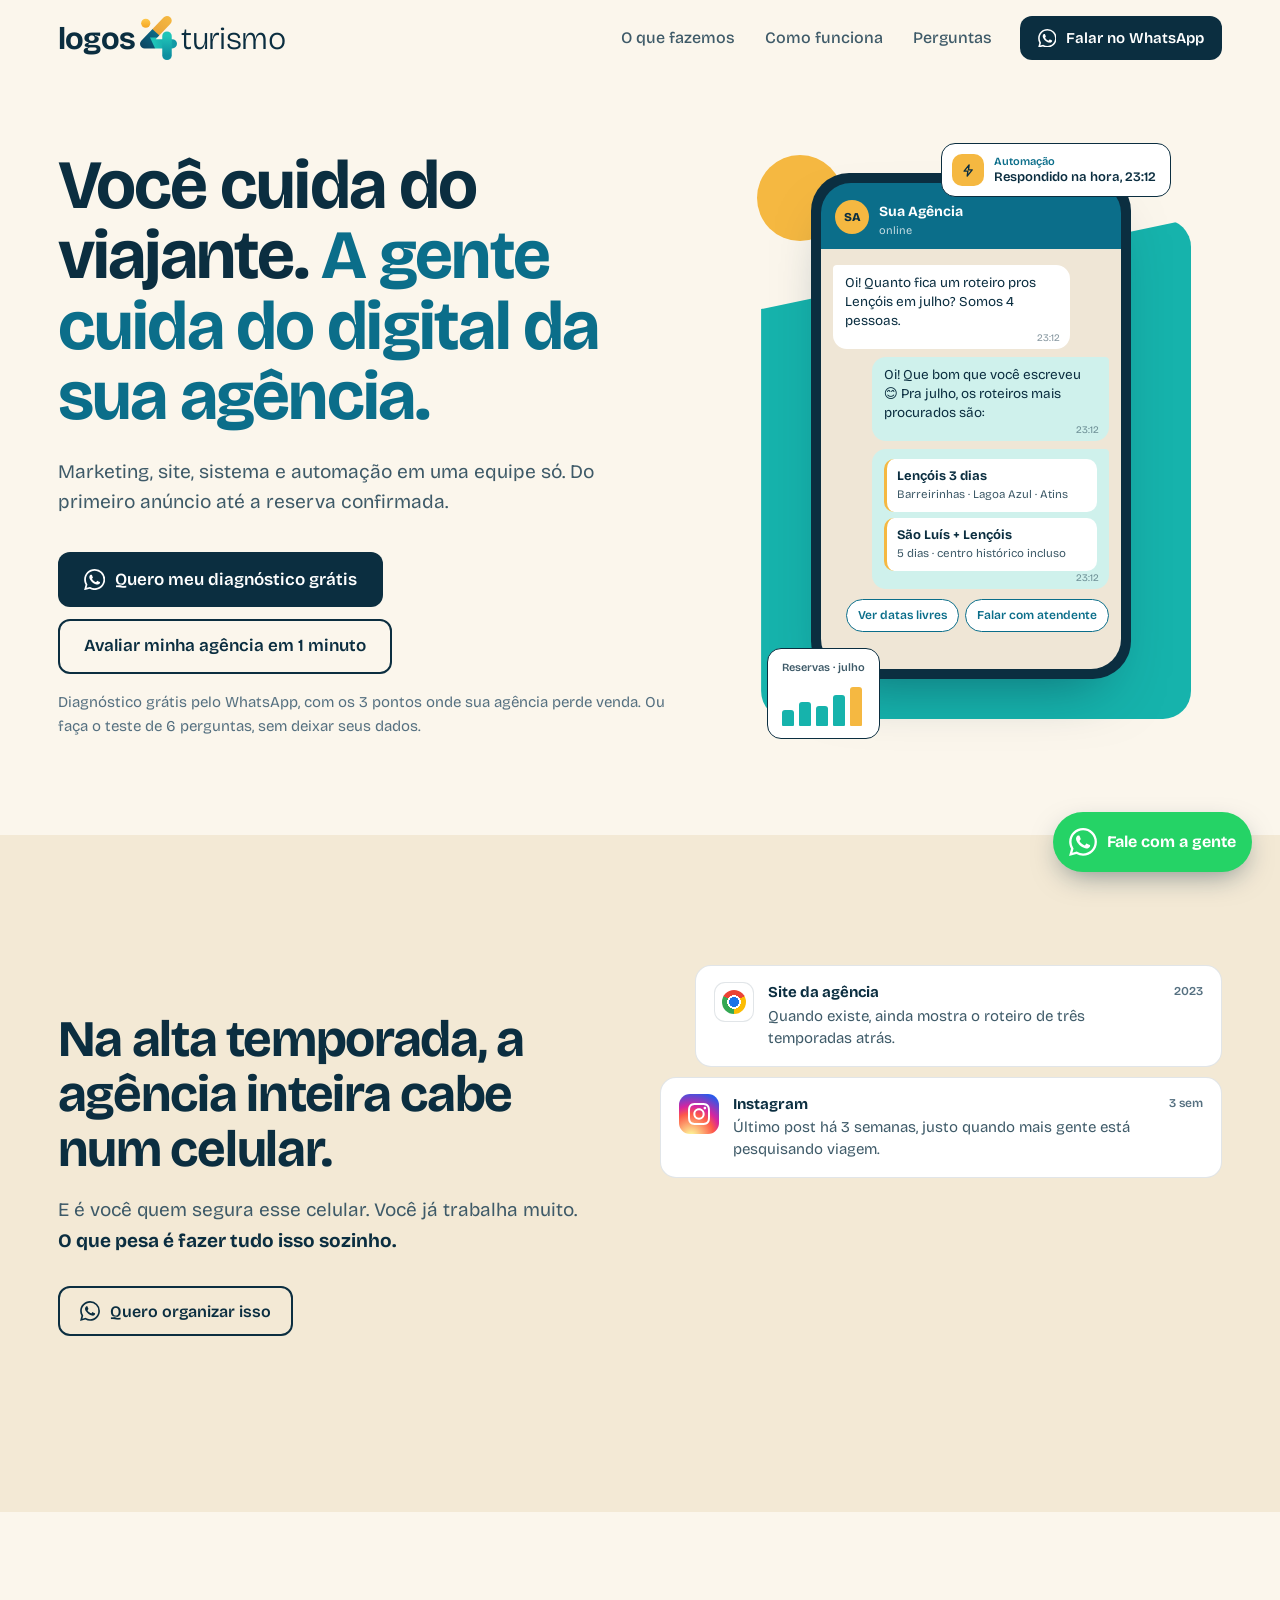
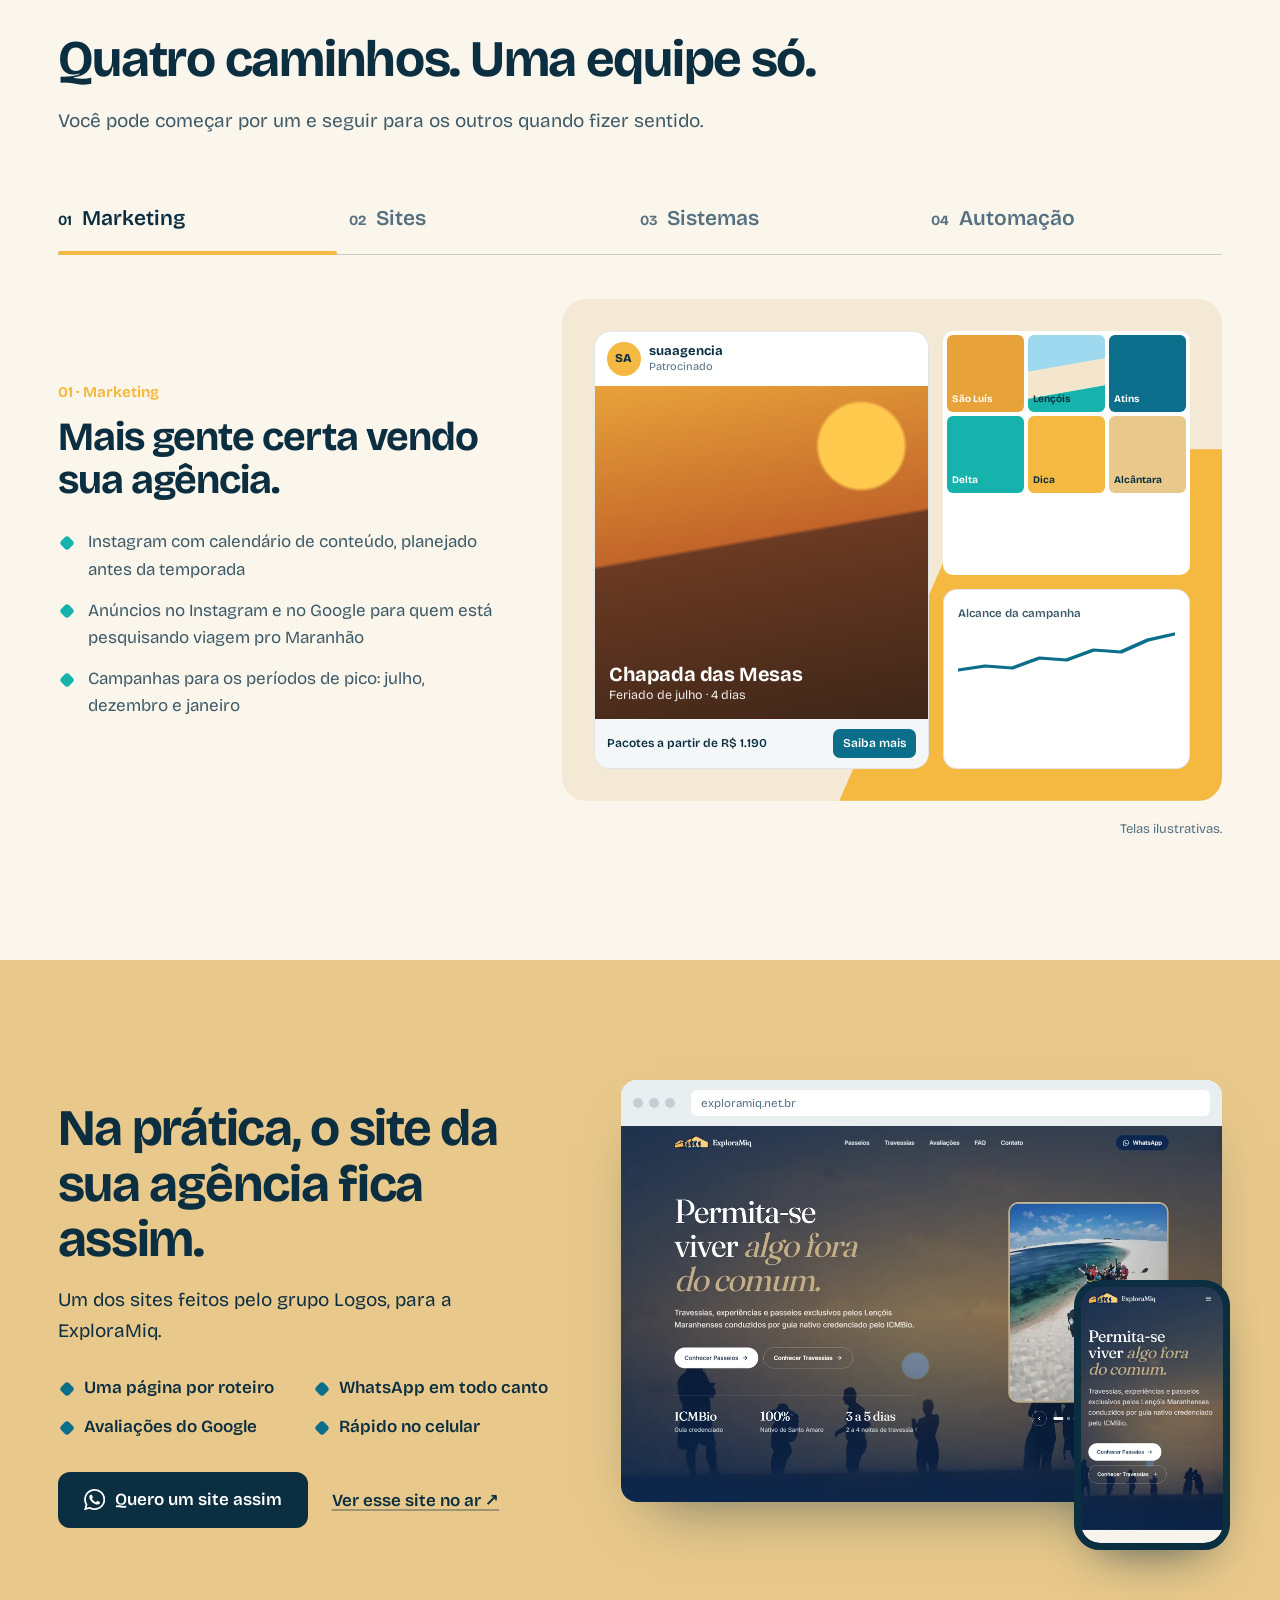
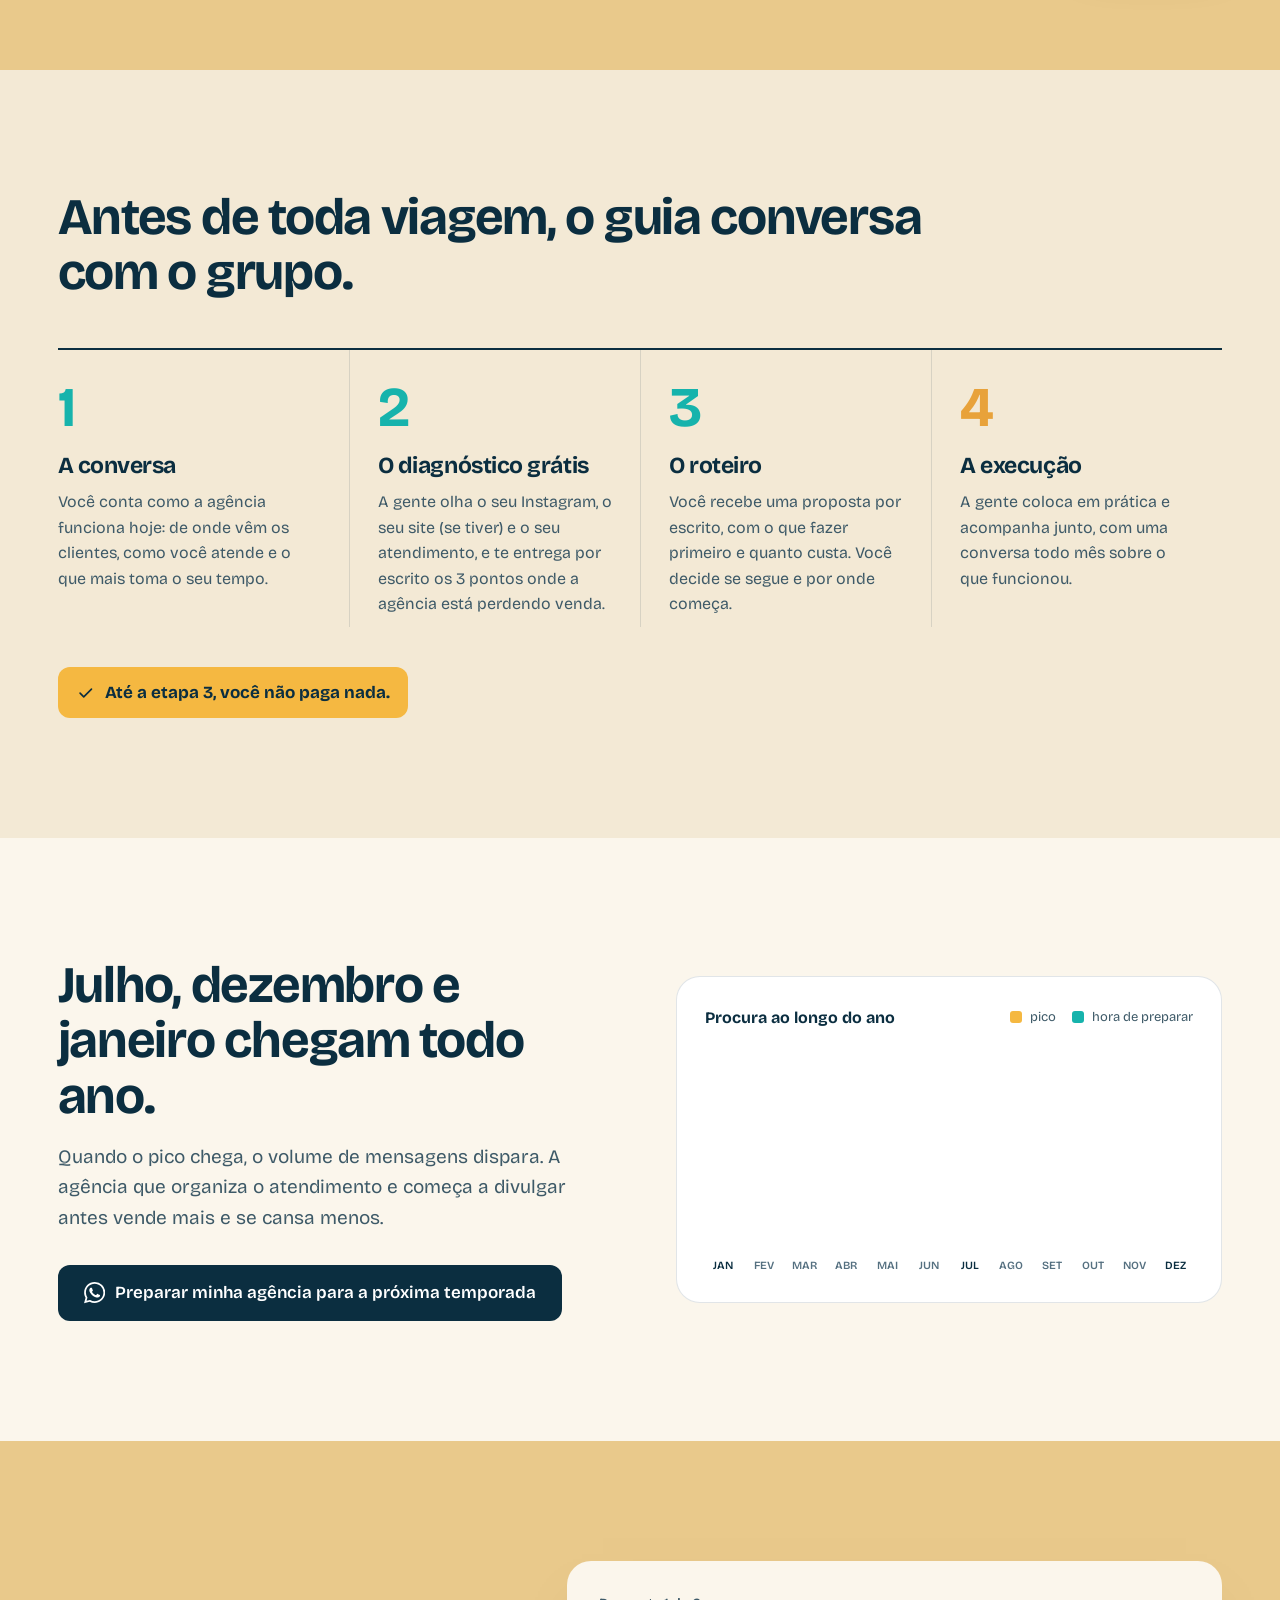
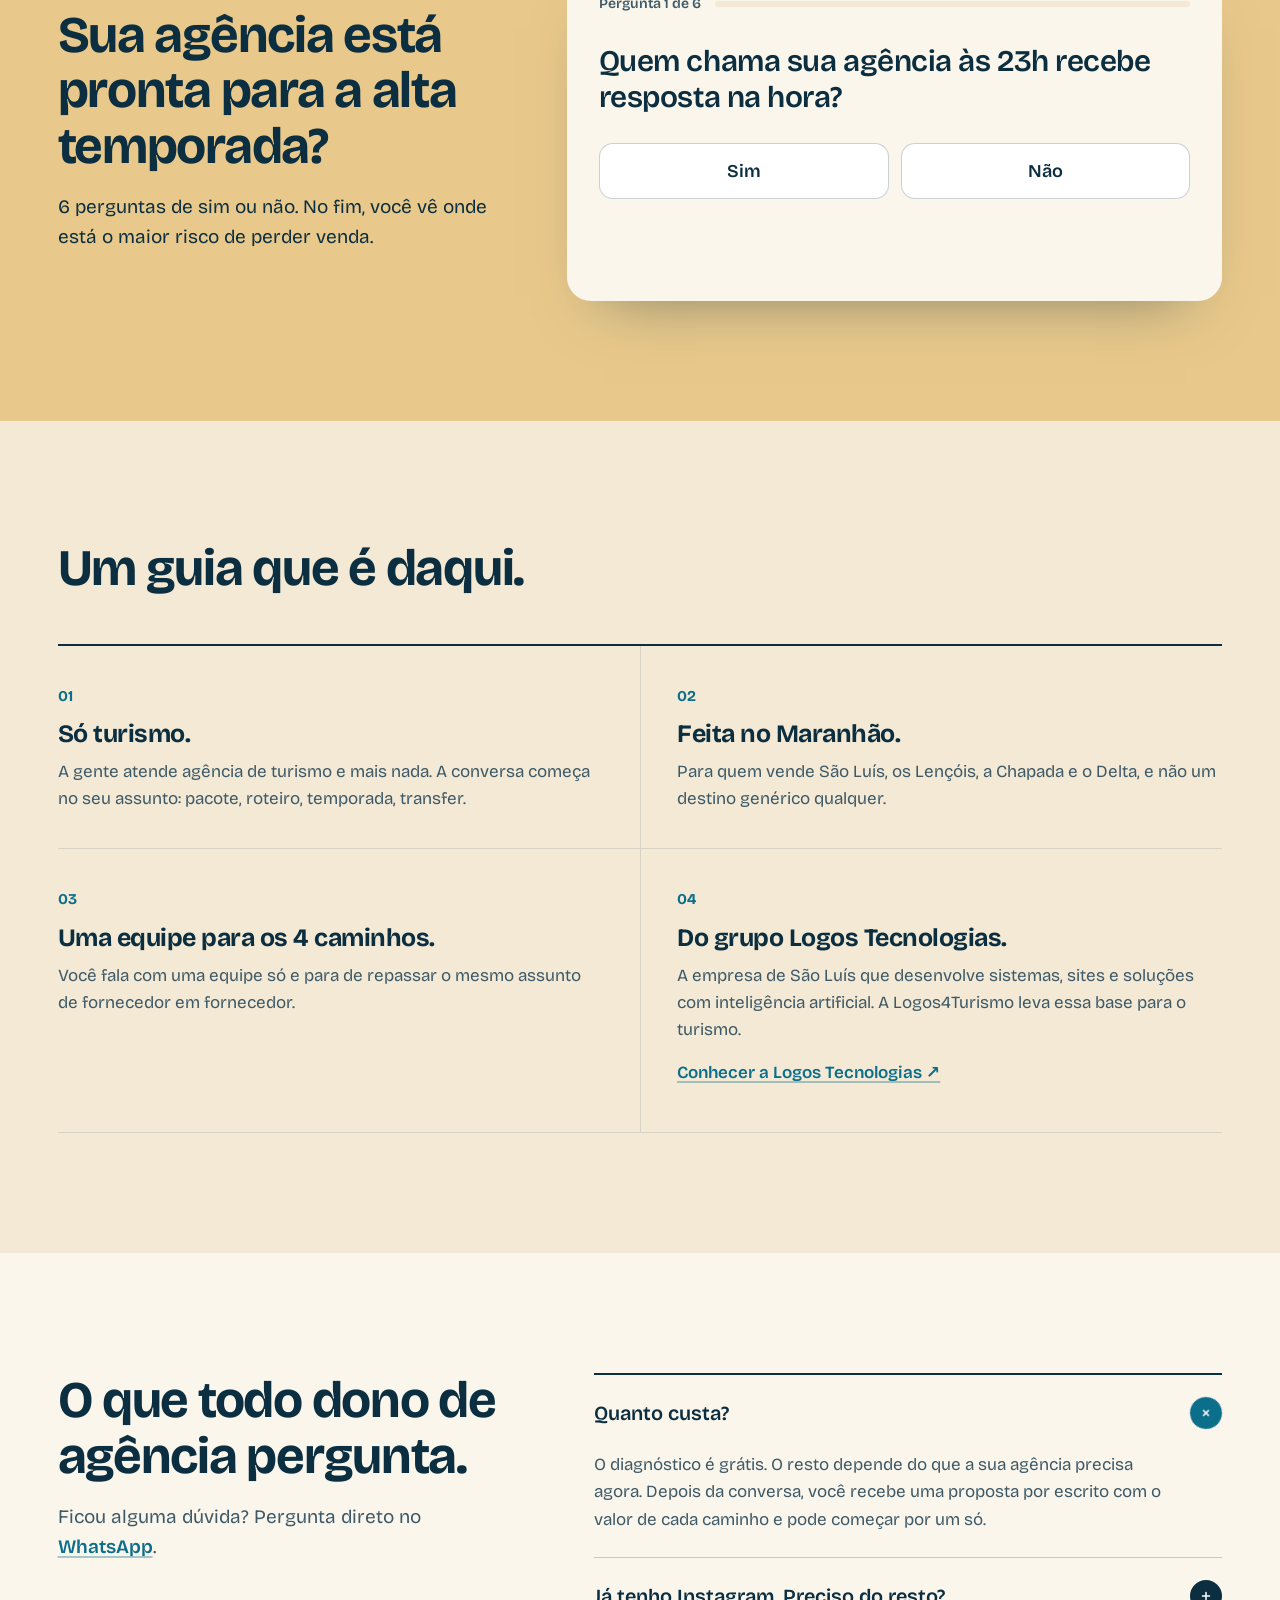
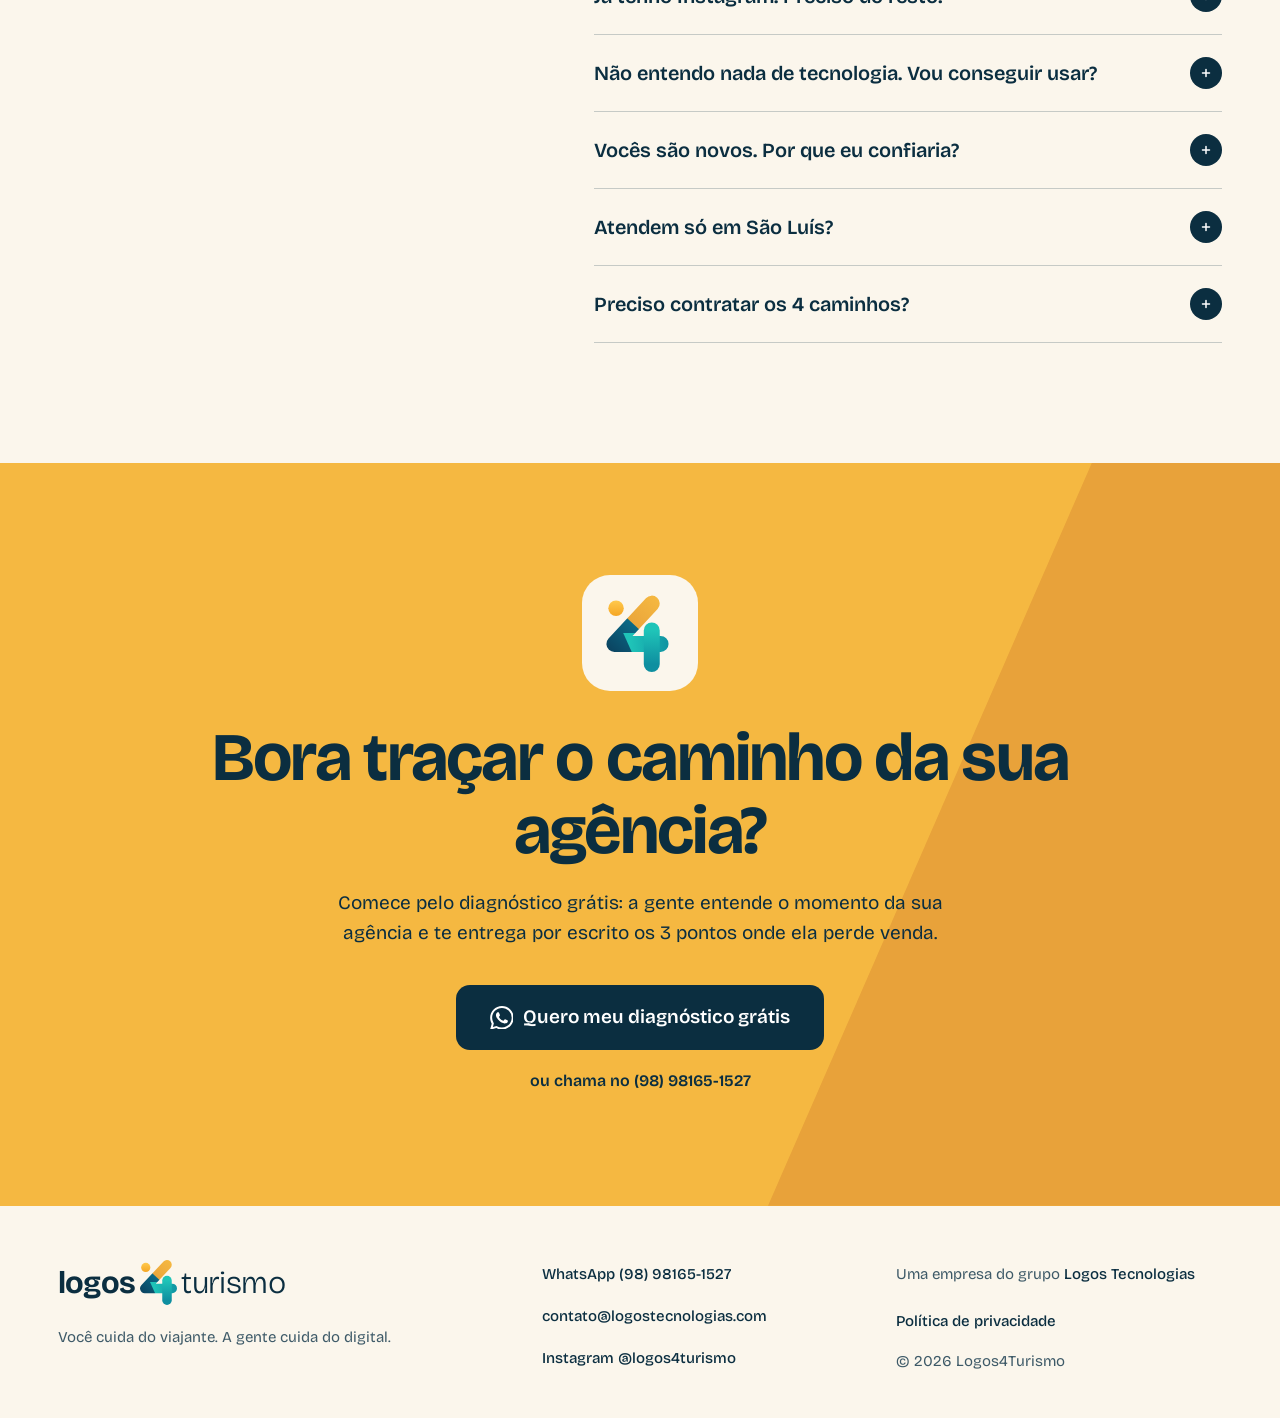
<file: index.html>
<!doctype html>
<html lang="pt-BR">
<head>
<meta charset="utf-8">
<meta name="viewport" content="width=device-width, initial-scale=1">
<title>Logos4Turismo · Marketing, sites, sistemas e automação para agências de turismo</title>
<meta name="description" content="Marketing, site, sistema e automação para agências de turismo do Maranhão. Uma equipe só, do primeiro anúncio até a reserva confirmada. Empresa do grupo Logos Tecnologias.">
<link rel="canonical" href="https://4turismo.logostecnologias.com/">
<meta name="theme-color" content="#FBF6EC">
<link rel="icon" href="marca/simbolo-D2.svg" type="image/svg+xml">
<link rel="apple-touch-icon" href="marca/simbolo-D2.png">

<meta property="og:type" content="website">
<meta property="og:locale" content="pt_BR">
<meta property="og:site_name" content="Logos4Turismo">
<meta property="og:title" content="Você cuida do viajante. A gente cuida do digital da sua agência.">
<meta property="og:description" content="Marketing, site, sistema e automação para agências de turismo do Maranhão.">
<meta property="og:url" content="https://4turismo.logostecnologias.com/">
<meta property="og:image" content="https://4turismo.logostecnologias.com/assets/img/og.png">
<meta name="twitter:card" content="summary_large_image">

<link rel="preconnect" href="https://fonts.googleapis.com">
<link rel="preconnect" href="https://fonts.gstatic.com" crossorigin>
<link href="https://fonts.googleapis.com/css2?family=Bricolage+Grotesque:opsz,wght@12..96,300..800&display=swap" rel="stylesheet">
<link rel="stylesheet" href="assets/css/style.css">
<script>document.documentElement.classList.add('js')</script>

<script type="application/ld+json">
{
  "@context": "https://schema.org",
  "@graph": [
    {
      "@type": "WebSite",
      "@id": "https://4turismo.logostecnologias.com/#site",
      "url": "https://4turismo.logostecnologias.com/",
      "name": "Logos4Turismo",
      "inLanguage": "pt-BR",
      "publisher": { "@id": "https://4turismo.logostecnologias.com/#org" }
    },
    {
      "@type": ["Organization", "ProfessionalService"],
      "@id": "https://4turismo.logostecnologias.com/#org",
      "name": "Logos4Turismo",
      "url": "https://4turismo.logostecnologias.com/",
      "logo": "https://4turismo.logostecnologias.com/marca/simbolo-D2.png",
      "image": "https://4turismo.logostecnologias.com/assets/img/og.png",
      "description": "Empresa de São Luís (MA), do grupo Logos Tecnologias, que cuida do digital de agências de turismo do Maranhão: marketing, sites, sistemas de reserva e automação de WhatsApp.",
      "email": "contato@logostecnologias.com",
      "telephone": "+55 98 98165-1527",
      "address": { "@type": "PostalAddress", "addressLocality": "São Luís", "addressRegion": "MA", "addressCountry": "BR" },
      "areaServed": { "@type": "State", "name": "Maranhão" },
      "knowsAbout": ["marketing para agências de turismo", "site para agência de turismo", "sistema de reservas para turismo", "automação de WhatsApp", "turismo no Maranhão"],
      "sameAs": ["https://instagram.com/logos4turismo"],
      "parentOrganization": { "@type": "Organization", "name": "Logos Tecnologias", "url": "https://logostecnologias.com/" },
      "hasOfferCatalog": {
        "@type": "OfferCatalog",
        "name": "Os 4 caminhos",
        "itemListElement": [
          { "@type": "Offer", "itemOffered": { "@type": "Service", "name": "Marketing para agências de turismo", "description": "Instagram com calendário de conteúdo, anúncios no Instagram e no Google e campanhas para julho, dezembro e janeiro." } },
          { "@type": "Offer", "itemOffered": { "@type": "Service", "name": "Site para agência de turismo", "description": "Site com pacotes e roteiros, uma página por destino e botão direto para o WhatsApp." } },
          { "@type": "Offer", "itemOffered": { "@type": "Service", "name": "Sistema de reservas para agência de turismo", "description": "Cadastro de clientes, controle de saídas e vagas por data e relatório de vendas por pacote." } },
          { "@type": "Offer", "itemOffered": { "@type": "Service", "name": "Automação de WhatsApp para agência de turismo", "description": "Resposta automática com roteiros e valores, confirmação e lembrete de passeio e retorno para orçamentos parados." } }
        ]
      }
    },
    {
      "@type": "FAQPage",
      "mainEntity": [
        { "@type": "Question", "name": "Quanto custa?", "acceptedAnswer": { "@type": "Answer", "text": "O diagnóstico é grátis. O resto depende do que a sua agência precisa agora. Depois da conversa, você recebe uma proposta por escrito com o valor de cada caminho e pode começar por um só." } },
        { "@type": "Question", "name": "Já tenho Instagram. Preciso do resto?", "acceptedAnswer": { "@type": "Answer", "text": "Talvez não agora. Na conversa, a gente olha o que já funciona e indica só o que faz falta. Se for pouco, a gente diz." } },
        { "@type": "Question", "name": "Não entendo nada de tecnologia. Vou conseguir usar?", "acceptedAnswer": { "@type": "Answer", "text": "Vai. A gente explica tudo na linguagem da sua agência, ensina quem for usar e continua por perto depois da entrega." } },
        { "@type": "Question", "name": "Vocês são novos. Por que eu confiaria?", "acceptedAnswer": { "@type": "Answer", "text": "A Logos4Turismo faz parte do grupo Logos Tecnologias, que já desenvolve sistemas e sites para empresas em São Luís, inclusive para agência de turismo. E você só paga depois de ver a proposta e concordar com ela." } },
        { "@type": "Question", "name": "Atendem só em São Luís?", "acceptedAnswer": { "@type": "Answer", "text": "Atendemos agências de todo o Maranhão: São Luís, Lençóis Maranhenses, Chapada das Mesas, Delta das Américas e onde mais tiver turismo. A maior parte do trabalho é feita online, com encontros presenciais quando precisar." } },
        { "@type": "Question", "name": "Preciso contratar os 4 caminhos?", "acceptedAnswer": { "@type": "Answer", "text": "Não. A maioria das agências começa por um, geralmente o que mais tira tempo do dono." } }
      ]
    }
  ]
}
</script>
</head>
<body>

<a class="skip" href="#conteudo">Pular para o conteúdo</a>

<header class="header" id="topo">
  <div class="wrap header__in">
    <a href="#topo" class="brand" aria-label="Logos4Turismo, início">
      <span class="wordmark">logos<img class="wm4" src="marca/simbolo-D2-recorte.svg" alt="4" width="20" height="25"><i>turismo</i></span>
    </a>
    <nav class="nav" id="nav" aria-label="Principal">
      <a href="#caminhos">O que fazemos</a>
      <a href="#como-funciona">Como funciona</a>
      <a href="#perguntas">Perguntas</a>
    </nav>
    <a class="btn btn--sol btn--sm header__cta" data-wa href="https://wa.me/5598981651527" target="_blank" rel="noopener"><svg class="ico ico--wa" viewBox="0 0 24 24" aria-hidden="true"><path d="M17.472 14.382c-.297-.149-1.758-.867-2.03-.967-.273-.099-.471-.148-.67.15-.197.297-.767.966-.94 1.164-.173.199-.347.223-.644.075-.297-.15-1.255-.463-2.39-1.475-.883-.788-1.48-1.761-1.653-2.059-.173-.297-.018-.458.13-.606.134-.133.298-.347.446-.52.149-.174.198-.298.298-.497.099-.198.05-.371-.025-.52-.075-.149-.669-1.612-.916-2.207-.242-.579-.487-.5-.669-.51-.173-.008-.371-.01-.57-.01-.198 0-.52.074-.792.372-.272.297-1.04 1.016-1.04 2.479 0 1.462 1.065 2.875 1.213 3.074.149.198 2.096 3.2 5.077 4.487.709.306 1.262.489 1.694.625.712.227 1.36.195 1.871.118.571-.085 1.758-.719 2.006-1.413.248-.694.248-1.289.173-1.413-.074-.124-.272-.198-.57-.347m-5.421 7.403h-.004a9.87 9.87 0 01-5.031-1.378l-.361-.214-3.741.982.998-3.648-.235-.374a9.86 9.86 0 01-1.51-5.26c.001-5.45 4.436-9.884 9.888-9.884 2.64 0 5.122 1.03 6.988 2.898a9.825 9.825 0 012.893 6.994c-.003 5.45-4.437 9.884-9.885 9.884m8.413-18.297A11.815 11.815 0 0012.05 0C5.495 0 .16 5.335.157 11.892c0 2.096.547 4.142 1.588 5.945L.057 24l6.305-1.654a11.882 11.882 0 005.683 1.448h.005c6.554 0 11.89-5.335 11.893-11.893a11.821 11.821 0 00-3.48-8.413Z"/></svg> Falar no WhatsApp</a>
    <button class="menu-btn" id="menuBtn" aria-label="Abrir menu" aria-expanded="false" aria-controls="drawer"><span></span><span></span><span></span></button>
  </div>
</header>

<!-- menu lateral (celular e tablet) -->
<div class="drawer" id="drawer" hidden>
  <div class="drawer__overlay" data-close></div>
  <aside class="drawer__panel" role="dialog" aria-modal="true" aria-label="Menu">
    <div class="drawer__top">
      <span class="wordmark">logos<img class="wm4" src="marca/simbolo-D2-recorte.svg" alt="4" width="20" height="25"><i>turismo</i></span>
      <button class="drawer__close" data-close aria-label="Fechar menu"><svg class="ico" viewBox="0 0 24 24" aria-hidden="true"><path d="M6 6l12 12M18 6L6 18"/></svg></button>
    </div>
    <nav class="drawer__nav" aria-label="Menu">
      <a href="#caminhos"><span>01</span>O que fazemos</a>
      <a href="#como-funciona"><span>02</span>Como funciona</a>
      <a href="#temporada"><span>03</span>Alta temporada</a>
      <a href="#perguntas"><span>04</span>Perguntas</a>
    </nav>
    <div class="drawer__foot">
      <a class="btn btn--sol btn--lg" data-wa href="https://wa.me/5598981651527" target="_blank" rel="noopener"><svg class="ico ico--wa" viewBox="0 0 24 24" aria-hidden="true"><path d="M17.472 14.382c-.297-.149-1.758-.867-2.03-.967-.273-.099-.471-.148-.67.15-.197.297-.767.966-.94 1.164-.173.199-.347.223-.644.075-.297-.15-1.255-.463-2.39-1.475-.883-.788-1.48-1.761-1.653-2.059-.173-.297-.018-.458.13-.606.134-.133.298-.347.446-.52.149-.174.198-.298.298-.497.099-.198.05-.371-.025-.52-.075-.149-.669-1.612-.916-2.207-.242-.579-.487-.5-.669-.51-.173-.008-.371-.01-.57-.01-.198 0-.52.074-.792.372-.272.297-1.04 1.016-1.04 2.479 0 1.462 1.065 2.875 1.213 3.074.149.198 2.096 3.2 5.077 4.487.709.306 1.262.489 1.694.625.712.227 1.36.195 1.871.118.571-.085 1.758-.719 2.006-1.413.248-.694.248-1.289.173-1.413-.074-.124-.272-.198-.57-.347m-5.421 7.403h-.004a9.87 9.87 0 01-5.031-1.378l-.361-.214-3.741.982.998-3.648-.235-.374a9.86 9.86 0 01-1.51-5.26c.001-5.45 4.436-9.884 9.888-9.884 2.64 0 5.122 1.03 6.988 2.898a9.825 9.825 0 012.893 6.994c-.003 5.45-4.437 9.884-9.885 9.884m8.413-18.297A11.815 11.815 0 0012.05 0C5.495 0 .16 5.335.157 11.892c0 2.096.547 4.142 1.588 5.945L.057 24l6.305-1.654a11.882 11.882 0 005.683 1.448h.005c6.554 0 11.89-5.335 11.893-11.893a11.821 11.821 0 00-3.48-8.413Z"/></svg> Conversar no WhatsApp</a>
      <a class="drawer__mail" href="mailto:contato@logostecnologias.com">contato@logostecnologias.com</a>
      <p>Uma empresa do grupo Logos Tecnologias</p>
    </div>
  </aside>
</div>

<main id="conteudo">

<!-- ================= HERO ================= -->
<section class="hero">
  <div class="wrap hero__in">
    <div class="hero__text">
      <h1 class="hero__title reveal">Você cuida do viajante. <span class="accent">A gente cuida do digital da sua agência.</span></h1>
      <p class="hero__sub reveal">Marketing, site, sistema e automação em uma equipe só. Do primeiro anúncio até a reserva confirmada.</p>
      <div class="hero__ctas reveal">
        <a class="btn btn--sol btn--lg" data-wa data-wa-msg="Olá! Vim pelo site da Logos4Turismo e quero o diagnóstico grátis da minha agência." href="https://wa.me/5598981651527" target="_blank" rel="noopener">
          <svg class="ico ico--wa" viewBox="0 0 24 24" aria-hidden="true"><path d="M17.472 14.382c-.297-.149-1.758-.867-2.03-.967-.273-.099-.471-.148-.67.15-.197.297-.767.966-.94 1.164-.173.199-.347.223-.644.075-.297-.15-1.255-.463-2.39-1.475-.883-.788-1.48-1.761-1.653-2.059-.173-.297-.018-.458.13-.606.134-.133.298-.347.446-.52.149-.174.198-.298.298-.497.099-.198.05-.371-.025-.52-.075-.149-.669-1.612-.916-2.207-.242-.579-.487-.5-.669-.51-.173-.008-.371-.01-.57-.01-.198 0-.52.074-.792.372-.272.297-1.04 1.016-1.04 2.479 0 1.462 1.065 2.875 1.213 3.074.149.198 2.096 3.2 5.077 4.487.709.306 1.262.489 1.694.625.712.227 1.36.195 1.871.118.571-.085 1.758-.719 2.006-1.413.248-.694.248-1.289.173-1.413-.074-.124-.272-.198-.57-.347m-5.421 7.403h-.004a9.87 9.87 0 01-5.031-1.378l-.361-.214-3.741.982.998-3.648-.235-.374a9.86 9.86 0 01-1.51-5.26c.001-5.45 4.436-9.884 9.888-9.884 2.64 0 5.122 1.03 6.988 2.898a9.825 9.825 0 012.893 6.994c-.003 5.45-4.437 9.884-9.885 9.884m8.413-18.297A11.815 11.815 0 0012.05 0C5.495 0 .16 5.335.157 11.892c0 2.096.547 4.142 1.588 5.945L.057 24l6.305-1.654a11.882 11.882 0 005.683 1.448h.005c6.554 0 11.89-5.335 11.893-11.893a11.821 11.821 0 00-3.48-8.413Z"/></svg>
          Quero meu diagnóstico grátis
        </a>
        <a class="btn btn--line btn--lg" href="#teste" data-teste>Avaliar minha agência em 1 minuto</a>
      </div>
      <p class="hero__micro reveal">Diagnóstico grátis pelo WhatsApp, com os 3 pontos onde sua agência perde venda. Ou faça o teste de 6 perguntas, sem deixar seus dados.</p>
    </div>

    <!-- tela ilustrativa: atendimento automático no WhatsApp -->
    <div class="hero__demo reveal" aria-hidden="true">
      <div class="phone">
        <div class="phone__bar">
          <span class="phone__avatar">SA</span>
          <span><b>Sua Agência</b><small>online</small></span>
        </div>
        <div class="chat" id="chat">
          <p class="msg msg--in">Oi! Quanto fica um roteiro pros Lençóis em julho? Somos 4 pessoas.<time>23:12</time></p>
          <p class="msg msg--out">Oi! Que bom que você escreveu 😊 Pra julho, os roteiros mais procurados são:<time>23:12</time></p>
          <div class="msg msg--out msg--card">
            <span class="opt"><b>Lençóis 3 dias</b><small>Barreirinhas · Lagoa Azul · Atins</small></span>
            <span class="opt"><b>São Luís + Lençóis</b><small>5 dias · centro histórico incluso</small></span>
            <time>23:12</time>
          </div>
          <div class="quick"><span>Ver datas livres</span><span>Falar com atendente</span></div>
        </div>
      </div>
      <div class="float float--auto">
        <span class="float__ico"><svg class="ico" viewBox="0 0 24 24"><path d="M13 3L5 13h6l-1 8 8-10h-6l1-8z"/></svg></span>
        <span><small>Automação</small>Respondido na hora, 23:12</span>
      </div>
      <div class="float float--res">
        <span class="float__label">Reservas · julho</span>
        <span class="bars"><i style="--h:38%"></i><i style="--h:55%"></i><i style="--h:47%"></i><i style="--h:72%"></i><i style="--h:90%"></i></span>
      </div>
    </div>
  </div>

</section>

<!-- ================= PROBLEMA ================= -->
<section class="section problema">
  <div class="wrap problema__in">
    <div class="problema__text">
      <h2 class="h2 reveal">Na alta temporada, a agência inteira cabe num celular.</h2>
      <p class="lead reveal">E é você quem segura esse celular. Você já trabalha muito. <strong>O que pesa é fazer tudo isso sozinho.</strong></p>
      <a class="btn btn--line reveal" data-wa data-wa-msg="Olá! Vim pelo site da Logos4Turismo. Na alta temporada meu atendimento vira uma correria e quero organizar isso." href="https://wa.me/5598981651527" target="_blank" rel="noopener"><svg class="ico ico--wa" viewBox="0 0 24 24" aria-hidden="true"><path d="M17.472 14.382c-.297-.149-1.758-.867-2.03-.967-.273-.099-.471-.148-.67.15-.197.297-.767.966-.94 1.164-.173.199-.347.223-.644.075-.297-.15-1.255-.463-2.39-1.475-.883-.788-1.48-1.761-1.653-2.059-.173-.297-.018-.458.13-.606.134-.133.298-.347.446-.52.149-.174.198-.298.298-.497.099-.198.05-.371-.025-.52-.075-.149-.669-1.612-.916-2.207-.242-.579-.487-.5-.669-.51-.173-.008-.371-.01-.57-.01-.198 0-.52.074-.792.372-.272.297-1.04 1.016-1.04 2.479 0 1.462 1.065 2.875 1.213 3.074.149.198 2.096 3.2 5.077 4.487.709.306 1.262.489 1.694.625.712.227 1.36.195 1.871.118.571-.085 1.758-.719 2.006-1.413.248-.694.248-1.289.173-1.413-.074-.124-.272-.198-.57-.347m-5.421 7.403h-.004a9.87 9.87 0 01-5.031-1.378l-.361-.214-3.741.982.998-3.648-.235-.374a9.86 9.86 0 01-1.51-5.26c.001-5.45 4.436-9.884 9.888-9.884 2.64 0 5.122 1.03 6.988 2.898a9.825 9.825 0 012.893 6.994c-.003 5.45-4.437 9.884-9.885 9.884m8.413-18.297A11.815 11.815 0 0012.05 0C5.495 0 .16 5.335.157 11.892c0 2.096.547 4.142 1.588 5.945L.057 24l6.305-1.654a11.882 11.882 0 005.683 1.448h.005c6.554 0 11.89-5.335 11.893-11.893a11.821 11.821 0 00-3.48-8.413Z"/></svg> Quero organizar isso</a>
    </div>

    <ul class="notifs" id="notifs" aria-label="Situações comuns numa agência">
      <li class="notif">
        <span aria-hidden="true" class="notif__app notif__app--wa"><svg class="app-ico" viewBox="0 0 24 24" aria-hidden="true"><path d="M17.472 14.382c-.297-.149-1.758-.867-2.03-.967-.273-.099-.471-.148-.67.15-.197.297-.767.966-.94 1.164-.173.199-.347.223-.644.075-.297-.15-1.255-.463-2.39-1.475-.883-.788-1.48-1.761-1.653-2.059-.173-.297-.018-.458.13-.606.134-.133.298-.347.446-.52.149-.174.198-.298.298-.497.099-.198.05-.371-.025-.52-.075-.149-.669-1.612-.916-2.207-.242-.579-.487-.5-.669-.51-.173-.008-.371-.01-.57-.01-.198 0-.52.074-.792.372-.272.297-1.04 1.016-1.04 2.479 0 1.462 1.065 2.875 1.213 3.074.149.198 2.096 3.2 5.077 4.487.709.306 1.262.489 1.694.625.712.227 1.36.195 1.871.118.571-.085 1.758-.719 2.006-1.413.248-.694.248-1.289.173-1.413-.074-.124-.272-.198-.57-.347m-5.421 7.403h-.004a9.87 9.87 0 01-5.031-1.378l-.361-.214-3.741.982.998-3.648-.235-.374a9.86 9.86 0 01-1.51-5.26c.001-5.45 4.436-9.884 9.888-9.884 2.64 0 5.122 1.03 6.988 2.898a9.825 9.825 0 012.893 6.994c-.003 5.45-4.437 9.884-9.885 9.884m8.413-18.297A11.815 11.815 0 0012.05 0C5.495 0 .16 5.335.157 11.892c0 2.096.547 4.142 1.588 5.945L.057 24l6.305-1.654a11.882 11.882 0 005.683 1.448h.005c6.554 0 11.89-5.335 11.893-11.893a11.821 11.821 0 00-3.48-8.413Z"/></svg><i class="badge">47</i></span>
        <span class="notif__body"><b>WhatsApp</b><span class="cont">47</span> mensagens não lidas. O cliente pergunta às 23h e recebe resposta no dia seguinte, quando já fechou com outra agência.</span>
        <time>agora</time>
      </li>
      <li class="notif">
        <span aria-hidden="true" class="notif__app notif__app--sheets"><svg class="app-ico" viewBox="0 0 24 24" aria-hidden="true"><path d="M11.318 12.545H7.91v-1.909h3.41v1.91zM14.728 0v6h6l-6-6zm1.363 10.636h-3.41v1.91h3.41v-1.91zm0 3.273h-3.41v1.91h3.41v-1.91zM20.727 6.5v15.864c0 .904-.732 1.636-1.636 1.636H4.909a1.636 1.636 0 0 1-1.636-1.636V1.636C3.273.732 4.005 0 4.909 0h9.318v6.5h6.5zm-3.273 2.773H6.545v7.909h10.91v-7.91zm-6.136 4.636H7.91v1.91h3.41v-1.91z"/></svg></span>
        <span class="notif__body"><b>Planilha · pacotes de julho</b>A planilha com as vagas de julho que só você entende.</span>
        <time>9 min</time>
      </li>
      <li class="notif">
        <span aria-hidden="true" class="notif__app notif__app--web"><i class="chrome"></i></span>
        <span class="notif__body"><b>Site da agência</b>Quando existe, ainda mostra o roteiro de três temporadas atrás.</span>
        <time>2023</time>
      </li>
      <li class="notif">
        <span aria-hidden="true" class="notif__app notif__app--ig"><svg class="app-ico" viewBox="0 0 24 24" aria-hidden="true"><path d="M7.0301.084c-1.2768.0602-2.1487.264-2.911.5634-.7888.3075-1.4575.72-2.1228 1.3877-.6652.6677-1.075 1.3368-1.3802 2.127-.2954.7638-.4956 1.6365-.552 2.914-.0564 1.2775-.0689 1.6882-.0626 4.947.0062 3.2586.0206 3.6671.0825 4.9473.061 1.2765.264 2.1482.5635 2.9107.308.7889.72 1.4573 1.388 2.1228.6679.6655 1.3365 1.0743 2.1285 1.38.7632.295 1.6361.4961 2.9134.552 1.2773.056 1.6884.069 4.9462.0627 3.2578-.0062 3.668-.0207 4.9478-.0814 1.28-.0607 2.147-.2652 2.9098-.5633.7889-.3086 1.4578-.72 2.1228-1.3881.665-.6682 1.0745-1.3378 1.3795-2.1284.2957-.7632.4966-1.636.552-2.9124.056-1.2809.0692-1.6898.063-4.948-.0063-3.2583-.021-3.6668-.0817-4.9465-.0607-1.2797-.264-2.1487-.5633-2.9117-.3084-.7889-.72-1.4568-1.3876-2.1228C21.2982 1.33 20.628.9208 19.8378.6165 19.074.321 18.2017.1197 16.9244.0645 15.6471.0093 15.236-.005 11.977.0014 8.718.0076 8.31.0215 7.0301.0839m.1402 21.6932c-1.17-.0509-1.8053-.2453-2.2287-.408-.5606-.216-.96-.4771-1.3819-.895-.422-.4178-.6811-.8186-.9-1.378-.1644-.4234-.3624-1.058-.4171-2.228-.0595-1.2645-.072-1.6442-.079-4.848-.007-3.2037.0053-3.583.0607-4.848.05-1.169.2456-1.805.408-2.2282.216-.5613.4762-.96.895-1.3816.4188-.4217.8184-.6814 1.3783-.9003.423-.1651 1.0575-.3614 2.227-.4171 1.2655-.06 1.6447-.072 4.848-.079 3.2033-.007 3.5835.005 4.8495.0608 1.169.0508 1.8053.2445 2.228.408.5608.216.96.4754 1.3816.895.4217.4194.6816.8176.9005 1.3787.1653.4217.3617 1.056.4169 2.2263.0602 1.2655.0739 1.645.0796 4.848.0058 3.203-.0055 3.5834-.061 4.848-.051 1.17-.245 1.8055-.408 2.2294-.216.5604-.4763.96-.8954 1.3814-.419.4215-.8181.6811-1.3783.9-.4224.1649-1.0577.3617-2.2262.4174-1.2656.0595-1.6448.072-4.8493.079-3.2045.007-3.5825-.006-4.848-.0608M16.953 5.5864A1.44 1.44 0 1 0 18.39 4.144a1.44 1.44 0 0 0-1.437 1.4424M5.8385 12.012c.0067 3.4032 2.7706 6.1557 6.173 6.1493 3.4026-.0065 6.157-2.7701 6.1506-6.1733-.0065-3.4032-2.771-6.1565-6.174-6.1498-3.403.0067-6.156 2.771-6.1496 6.1738M8 12.0077a4 4 0 1 1 4.008 3.9921A3.9996 3.9996 0 0 1 8 12.0077"/></svg></span>
        <span class="notif__body"><b>Instagram</b>Último post há 3 semanas, justo quando mais gente está pesquisando viagem.</span>
        <time>3 sem</time>
      </li>
    </ul>
  </div>
</section>

<!-- ================= 4 CAMINHOS ================= -->
<section class="section caminhos" id="caminhos">
  <div class="wrap">
    <div class="sec-head">
      <h2 class="h2 reveal">Quatro caminhos. Uma equipe só.</h2>
      <p class="lead reveal">Você pode começar por um e seguir para os outros quando fizer sentido.</p>
    </div>

    <div class="tabs reveal" role="tablist" aria-label="Os 4 caminhos">
      <button role="tab" id="t1" aria-controls="p1" aria-selected="true" class="tab" style="--c:var(--sol)"><span>01</span>Marketing</button>
      <button role="tab" id="t2" aria-controls="p2" aria-selected="false" class="tab" style="--c:var(--lagoa)"><span>02</span>Sites</button>
      <button role="tab" id="t3" aria-controls="p3" aria-selected="false" class="tab" style="--c:#4FA3C7"><span>03</span>Sistemas</button>
      <button role="tab" id="t4" aria-controls="p4" aria-selected="false" class="tab" style="--c:#FFFFFF"><span>04</span>Automação</button>
    </div>

    <div class="panels">
      <!-- 01 Marketing -->
      <article class="panel" id="p1" role="tabpanel" aria-labelledby="t1">
        <div class="panel__text">
          <p class="panel__n" style="color:var(--sol)">01 · Marketing</p>
          <h3>Mais gente certa vendo sua agência.</h3>
          <ul class="checks">
            <li>Instagram com calendário de conteúdo, planejado antes da temporada</li>
            <li>Anúncios no Instagram e no Google para quem está pesquisando viagem pro Maranhão</li>
            <li>Campanhas para os períodos de pico: julho, dezembro e janeiro</li>
          </ul>
        </div>
        <div class="panel__demo" aria-hidden="true">
          <div class="mk">
            <div class="mk__ad">
              <div class="mk__head"><span class="phone__avatar">SA</span><span><b>suaagencia</b><small>Patrocinado</small></span></div>
              <div class="mk__img mk__img--a"><b>Chapada das Mesas</b><span>Feriado de julho · 4 dias</span></div>
              <div class="mk__cta"><span>Pacotes a partir de R$ 1.190</span><span class="mk__btn">Saiba mais</span></div>
            </div>
            <div class="mk__grid">
              <span class="t t1">São Luís</span><span class="t t2">Lençóis</span><span class="t t3">Atins</span>
              <span class="t t4">Delta</span><span class="t t5">Dica</span><span class="t t6">Alcântara</span>
            </div>
            <div class="mk__stat"><small>Alcance da campanha</small><span class="spark"></span></div>
          </div>
        </div>
      </article>

      <!-- 02 Sites -->
      <article class="panel" id="p2" role="tabpanel" aria-labelledby="t2">
        <div class="panel__text">
          <p class="panel__n" style="color:var(--lagoa)">02 · Sites</p>
          <h3>Sua agência encontrada no Google.</h3>
          <ul class="checks">
            <li>Site com os seus pacotes e roteiros</li>
            <li>Uma página para cada destino que você vende</li>
            <li>Botão que leva direto para o seu WhatsApp</li>
          </ul>
        </div>
        <div class="panel__demo" aria-hidden="true">
          <div class="browser">
            <div class="browser__bar"><i></i><i></i><i></i><span>suaagencia.com.br</span></div>
            <div class="site">
              <div class="site__nav"><b>Sua Agência</b><span>Pacotes</span><span>Destinos</span><span>Contato</span></div>
              <div class="site__hero"><b>Conheça o Maranhão com quem é daqui</b><span class="site__btn">Ver pacotes</span></div>
              <div class="site__cards">
                <span class="sc sc1"><i></i>São Luís histórica<small>2 dias</small></span>
                <span class="sc sc2"><i></i>Lençóis Maranhenses<small>3 dias</small></span>
                <span class="sc sc3"><i></i>Chapada das Mesas<small>4 dias</small></span>
              </div>
              <span class="site__wa">WhatsApp</span>
            </div>
          </div>
        </div>
      </article>

      <!-- 03 Sistemas -->
      <article class="panel" id="p3" role="tabpanel" aria-labelledby="t3">
        <div class="panel__text">
          <p class="panel__n" style="color:#4FA3C7">03 · Sistemas</p>
          <h3>Reservas, clientes e pagamentos num lugar só.</h3>
          <ul class="checks">
            <li>Cadastro de clientes e histórico de viagens</li>
            <li>Controle de saídas e vagas por data</li>
            <li>Relatório de vendas por mês e por pacote</li>
          </ul>
        </div>
        <div class="panel__demo" aria-hidden="true">
          <div class="dash">
            <div class="dash__top"><b>Saídas · julho</b><span class="dash__pill">32 reservas</span></div>
            <div class="dash__row dash__row--h"><span>Data</span><span>Roteiro</span><span>Vagas</span><span>Status</span></div>
            <div class="dash__row"><span>05/07</span><span>Lençóis 3 dias</span><span class="vg"><i style="--v:100%"></i></span><span class="st st--ok">Lotado</span></div>
            <div class="dash__row"><span>08/07</span><span>São Luís + Alcântara</span><span class="vg"><i style="--v:70%"></i></span><span class="st">7 de 10</span></div>
            <div class="dash__row"><span>12/07</span><span>Chapada das Mesas</span><span class="vg"><i style="--v:45%"></i></span><span class="st">5 de 12</span></div>
            <div class="dash__row"><span>19/07</span><span>Delta das Américas</span><span class="vg"><i style="--v:20%"></i></span><span class="st st--pend">2 de 10</span></div>
          </div>
        </div>
      </article>

      <!-- 04 Automação -->
      <article class="panel" id="p4" role="tabpanel" aria-labelledby="t4">
        <div class="panel__text">
          <p class="panel__n" style="color:#fff">04 · Automação</p>
          <h3>Mais tempo para vender.</h3>
          <ul class="checks">
            <li>Resposta automática no WhatsApp com valores e roteiros</li>
            <li>Confirmação e lembrete de passeio para o cliente</li>
            <li>Contato de volta com quem pediu orçamento e sumiu</li>
          </ul>
        </div>
        <div class="panel__demo" aria-hidden="true">
          <ol class="flow">
            <li><span class="flow__ico"><svg class="ico ico--wa" viewBox="0 0 24 24" aria-hidden="true"><path d="M17.472 14.382c-.297-.149-1.758-.867-2.03-.967-.273-.099-.471-.148-.67.15-.197.297-.767.966-.94 1.164-.173.199-.347.223-.644.075-.297-.15-1.255-.463-2.39-1.475-.883-.788-1.48-1.761-1.653-2.059-.173-.297-.018-.458.13-.606.134-.133.298-.347.446-.52.149-.174.198-.298.298-.497.099-.198.05-.371-.025-.52-.075-.149-.669-1.612-.916-2.207-.242-.579-.487-.5-.669-.51-.173-.008-.371-.01-.57-.01-.198 0-.52.074-.792.372-.272.297-1.04 1.016-1.04 2.479 0 1.462 1.065 2.875 1.213 3.074.149.198 2.096 3.2 5.077 4.487.709.306 1.262.489 1.694.625.712.227 1.36.195 1.871.118.571-.085 1.758-.719 2.006-1.413.248-.694.248-1.289.173-1.413-.074-.124-.272-.198-.57-.347m-5.421 7.403h-.004a9.87 9.87 0 01-5.031-1.378l-.361-.214-3.741.982.998-3.648-.235-.374a9.86 9.86 0 01-1.51-5.26c.001-5.45 4.436-9.884 9.888-9.884 2.64 0 5.122 1.03 6.988 2.898a9.825 9.825 0 012.893 6.994c-.003 5.45-4.437 9.884-9.885 9.884m8.413-18.297A11.815 11.815 0 0012.05 0C5.495 0 .16 5.335.157 11.892c0 2.096.547 4.142 1.588 5.945L.057 24l6.305-1.654a11.882 11.882 0 005.683 1.448h.005c6.554 0 11.89-5.335 11.893-11.893a11.821 11.821 0 00-3.48-8.413Z"/></svg></span><b>Cliente manda mensagem</b><small>a qualquer hora</small></li>
            <li><span class="flow__ico"><svg class="ico" viewBox="0 0 24 24"><path d="M13 3L5 13h6l-1 8 8-10h-6l1-8z"/></svg></span><b>Resposta com roteiros e valores</b><small>na hora</small></li>
            <li><span class="flow__ico"><svg class="ico" viewBox="0 0 24 24"><path d="M5 12.5l4.5 4.5L19 7.5"/></svg></span><b>Reserva confirmada</b><small>direto na sua agenda</small></li>
            <li><span class="flow__ico"><svg class="ico" viewBox="0 0 24 24"><circle cx="12" cy="13" r="7.5"/><path d="M12 9.5V13l2.5 2M5 4L3 6M19 4l2 2"/></svg></span><b>Lembrete do passeio</b><small>1 dia antes</small></li>
          </ol>
        </div>
      </article>
    </div>
    <p class="nota-ilustr">Telas ilustrativas.</p>
  </div>
</section>

<!-- ================= TRABALHO REAL ================= -->
<section class="section case" id="trabalhos">
  <div class="wrap case__in">
    <div class="case__text">
      <h2 class="h2 reveal">Na prática, o site da sua agência fica assim.</h2>
      <p class="lead reveal">Um dos sites feitos pelo grupo Logos, para a ExploraMiq.</p>
      <ul class="case__list reveal">
        <li>Uma página por roteiro</li>
        <li>WhatsApp em todo canto</li>
        <li>Avaliações do Google</li>
        <li>Rápido no celular</li>
      </ul>
      <div class="case__ctas reveal">
        <a class="btn btn--sol btn--lg" data-wa data-wa-msg="Olá! Vim pelo site da Logos4Turismo e quero um site assim pra minha agência." href="https://wa.me/5598981651527" target="_blank" rel="noopener"><svg class="ico ico--wa" viewBox="0 0 24 24" aria-hidden="true"><path d="M17.472 14.382c-.297-.149-1.758-.867-2.03-.967-.273-.099-.471-.148-.67.15-.197.297-.767.966-.94 1.164-.173.199-.347.223-.644.075-.297-.15-1.255-.463-2.39-1.475-.883-.788-1.48-1.761-1.653-2.059-.173-.297-.018-.458.13-.606.134-.133.298-.347.446-.52.149-.174.198-.298.298-.497.099-.198.05-.371-.025-.52-.075-.149-.669-1.612-.916-2.207-.242-.579-.487-.5-.669-.51-.173-.008-.371-.01-.57-.01-.198 0-.52.074-.792.372-.272.297-1.04 1.016-1.04 2.479 0 1.462 1.065 2.875 1.213 3.074.149.198 2.096 3.2 5.077 4.487.709.306 1.262.489 1.694.625.712.227 1.36.195 1.871.118.571-.085 1.758-.719 2.006-1.413.248-.694.248-1.289.173-1.413-.074-.124-.272-.198-.57-.347m-5.421 7.403h-.004a9.87 9.87 0 01-5.031-1.378l-.361-.214-3.741.982.998-3.648-.235-.374a9.86 9.86 0 01-1.51-5.26c.001-5.45 4.436-9.884 9.888-9.884 2.64 0 5.122 1.03 6.988 2.898a9.825 9.825 0 012.893 6.994c-.003 5.45-4.437 9.884-9.885 9.884m8.413-18.297A11.815 11.815 0 0012.05 0C5.495 0 .16 5.335.157 11.892c0 2.096.547 4.142 1.588 5.945L.057 24l6.305-1.654a11.882 11.882 0 005.683 1.448h.005c6.554 0 11.89-5.335 11.893-11.893a11.821 11.821 0 00-3.48-8.413Z"/></svg> Quero um site assim</a>
        <a class="link case__link" href="https://www.exploramiq.net.br/" target="_blank" rel="noopener">Ver esse site no ar ↗</a>
      </div>
    </div>
    <a class="case__shots reveal" href="https://www.exploramiq.net.br/" target="_blank" rel="noopener" aria-label="Abrir o site de exemplo em nova aba">
      <span class="case__browser">
        <span class="browser__bar" aria-hidden="true"><i></i><i></i><i></i><span>exploramiq.net.br</span></span>
        <img src="assets/img/case/exploramiq-desktop.webp" alt="Exemplo de site feito pelo grupo: página inicial da ExploraMiq no computador" width="1200" height="750" loading="lazy">
      </span>
      <span class="case__phone">
        <img src="assets/img/case/exploramiq-mobile.webp" alt="O mesmo site no celular" width="520" height="1125" loading="lazy">
      </span>
    </a>
  </div>
</section>

<!-- ================= COMO FUNCIONA ================= -->
<section class="section passos-sec" id="como-funciona">
  <div class="wrap">
    <div class="sec-head">
      <h2 class="h2 reveal">Antes de toda viagem, o guia conversa com o grupo.</h2>
    </div>
    <ol class="passos">
      <li class="passo reveal"><span class="passo__n">1</span><h3>A conversa</h3><p>Você conta como a agência funciona hoje: de onde vêm os clientes, como você atende e o que mais toma o seu tempo.</p></li>
      <li class="passo reveal"><span class="passo__n">2</span><h3>O diagnóstico grátis</h3><p>A gente olha o seu Instagram, o seu site (se tiver) e o seu atendimento, e te entrega por escrito os 3 pontos onde a agência está perdendo venda.</p></li>
      <li class="passo reveal"><span class="passo__n">3</span><h3>O roteiro</h3><p>Você recebe uma proposta por escrito, com o que fazer primeiro e quanto custa. Você decide se segue e por onde começa.</p></li>
      <li class="passo reveal"><span class="passo__n passo__n--sol">4</span><h3>A execução</h3><p>A gente coloca em prática e acompanha junto, com uma conversa todo mês sobre o que funcionou.</p></li>
    </ol>
    <p class="passos__nota reveal"><svg class="ico" viewBox="0 0 24 24" aria-hidden="true"><path d="M5 12.5l4.5 4.5L19 7.5"/></svg>Até a etapa 3, você não paga nada.</p>
  </div>
</section>

<!-- ================= TEMPORADA ================= -->
<section class="section temporada" id="temporada">
  <div class="wrap temporada__in">
    <div>
      <h2 class="h2 reveal">Julho, dezembro e janeiro chegam todo ano.</h2>
      <p class="lead reveal">Quando o pico chega, o volume de mensagens dispara. A agência que organiza o atendimento e começa a divulgar antes vende mais e se cansa menos.</p>
      <a class="btn btn--sol btn--lg reveal" data-wa data-wa-msg="Olá! Vim pelo site da Logos4Turismo e quero preparar minha agência para a próxima temporada." href="https://wa.me/5598981651527" target="_blank" rel="noopener"><svg class="ico ico--wa" viewBox="0 0 24 24" aria-hidden="true"><path d="M17.472 14.382c-.297-.149-1.758-.867-2.03-.967-.273-.099-.471-.148-.67.15-.197.297-.767.966-.94 1.164-.173.199-.347.223-.644.075-.297-.15-1.255-.463-2.39-1.475-.883-.788-1.48-1.761-1.653-2.059-.173-.297-.018-.458.13-.606.134-.133.298-.347.446-.52.149-.174.198-.298.298-.497.099-.198.05-.371-.025-.52-.075-.149-.669-1.612-.916-2.207-.242-.579-.487-.5-.669-.51-.173-.008-.371-.01-.57-.01-.198 0-.52.074-.792.372-.272.297-1.04 1.016-1.04 2.479 0 1.462 1.065 2.875 1.213 3.074.149.198 2.096 3.2 5.077 4.487.709.306 1.262.489 1.694.625.712.227 1.36.195 1.871.118.571-.085 1.758-.719 2.006-1.413.248-.694.248-1.289.173-1.413-.074-.124-.272-.198-.57-.347m-5.421 7.403h-.004a9.87 9.87 0 01-5.031-1.378l-.361-.214-3.741.982.998-3.648-.235-.374a9.86 9.86 0 01-1.51-5.26c.001-5.45 4.436-9.884 9.888-9.884 2.64 0 5.122 1.03 6.988 2.898a9.825 9.825 0 012.893 6.994c-.003 5.45-4.437 9.884-9.885 9.884m8.413-18.297A11.815 11.815 0 0012.05 0C5.495 0 .16 5.335.157 11.892c0 2.096.547 4.142 1.588 5.945L.057 24l6.305-1.654a11.882 11.882 0 005.683 1.448h.005c6.554 0 11.89-5.335 11.893-11.893a11.821 11.821 0 00-3.48-8.413Z"/></svg> Preparar minha agência para a próxima temporada</a>
    </div>
    <figure class="ano reveal" aria-label="Ilustração: procura por viagens ao longo do ano, com picos em janeiro, julho e dezembro">
      <figcaption><b>Procura ao longo do ano</b><span><i class="lg lg--pico"></i>pico <i class="lg lg--prep"></i>hora de preparar</span></figcaption>
      <div class="ano__bars">
        <span class="pico" style="--h:88%">jan</span><span style="--h:48%">fev</span><span style="--h:30%">mar</span><span style="--h:34%">abr</span>
        <span class="prep" style="--h:40%">mai</span><span class="prep" style="--h:62%">jun</span><span class="pico" style="--h:100%">jul</span><span style="--h:66%">ago</span>
        <span style="--h:42%">set</span><span class="prep" style="--h:36%">out</span><span class="prep" style="--h:50%">nov</span><span class="pico" style="--h:92%">dez</span>
      </div>
    </figure>
  </div>
</section>

<!-- ================= TESTE: PRONTA PRA TEMPORADA? ================= -->
<section class="section quiz" id="teste">
  <div class="wrap quiz__in">
    <div class="quiz__head">
      <h2 class="h2 reveal">Sua agência está pronta para a alta temporada?</h2>
      <p class="lead reveal">6 perguntas de sim ou não. No fim, você vê onde está o maior risco de perder venda.</p>
    </div>
    <div class="quiz__card reveal" id="quiz" aria-live="polite">
      <noscript><p>Para fazer o teste, ative o JavaScript. Ou fale direto com a gente no <a class="link" href="https://wa.me/5598981651527">WhatsApp</a>.</p></noscript>
    </div>
  </div>
</section>

<!-- ================= POR QUE ================= -->
<section class="section porque">
  <div class="wrap">
    <div class="sec-head">
      <h2 class="h2 reveal">Um guia que é daqui.</h2>
    </div>
    <div class="difs">
      <div class="dif reveal"><span class="dif__n">01</span><h3>Só turismo.</h3><p>A gente atende agência de turismo e mais nada. A conversa começa no seu assunto: pacote, roteiro, temporada, transfer.</p></div>
      <div class="dif reveal"><span class="dif__n">02</span><h3>Feita no Maranhão.</h3><p>Para quem vende São Luís, os Lençóis, a Chapada e o Delta, e não um destino genérico qualquer.</p></div>
      <div class="dif reveal"><span class="dif__n">03</span><h3>Uma equipe para os 4 caminhos.</h3><p>Você fala com uma equipe só e para de repassar o mesmo assunto de fornecedor em fornecedor.</p></div>
      <div class="dif reveal"><span class="dif__n">04</span><h3>Do grupo Logos Tecnologias.</h3><p>A empresa de São Luís que desenvolve sistemas, sites e soluções com inteligência artificial. A Logos4Turismo leva essa base para o turismo.</p><a class="link" href="https://logostecnologias.com/" target="_blank" rel="noopener">Conhecer a Logos Tecnologias ↗</a></div>
    </div>
  </div>
</section>

<!-- ================= FAQ ================= -->
<section class="section faq" id="perguntas">
  <div class="wrap faq__in">
    <div class="sec-head">
      <h2 class="h2 reveal">O que todo dono de agência pergunta.</h2>
      <p class="lead reveal">Ficou alguma dúvida? Pergunta direto no <a class="link" data-wa data-wa-msg="Olá! Vim pelo site da Logos4Turismo e tenho uma dúvida: " href="https://wa.me/5598981651527" target="_blank" rel="noopener">WhatsApp</a>.</p>
    </div>
    <div class="faq__list">
      <details class="qa" open><summary>Quanto custa?</summary><p>O diagnóstico é grátis. O resto depende do que a sua agência precisa agora. Depois da conversa, você recebe uma proposta por escrito com o valor de cada caminho e pode começar por um só.</p></details>
      <details class="qa"><summary>Já tenho Instagram. Preciso do resto?</summary><p>Talvez não agora. Na conversa, a gente olha o que já funciona e indica só o que faz falta. Se for pouco, a gente diz.</p></details>
      <details class="qa"><summary>Não entendo nada de tecnologia. Vou conseguir usar?</summary><p>Vai. A gente explica tudo na linguagem da sua agência, ensina quem for usar e continua por perto depois da entrega.</p></details>
      <details class="qa"><summary>Vocês são novos. Por que eu confiaria?</summary><p>A Logos4Turismo faz parte do grupo Logos Tecnologias, que já desenvolve sistemas e sites para empresas em São Luís, inclusive para agência de turismo. E você só paga depois de ver a proposta e concordar com ela.</p></details>
      <details class="qa"><summary>Atendem só em São Luís?</summary><p>Atendemos agências de todo o Maranhão: São Luís, Lençóis Maranhenses, Chapada das Mesas, Delta das Américas e onde mais tiver turismo. A maior parte do trabalho é feita online, com encontros presenciais quando precisar.</p></details>
      <details class="qa"><summary>Preciso contratar os 4 caminhos?</summary><p>Não. A maioria das agências começa por um, geralmente o que mais tira tempo do dono.</p></details>
    </div>
  </div>
</section>

<!-- ================= CTA FINAL ================= -->
<section class="final">
  <div class="wrap final__in">
    <img class="final__mark reveal" src="marca/simbolo-D2.svg" alt="" width="88" height="88">
    <h2 class="final__title reveal">Bora traçar o caminho da sua agência?</h2>
    <p class="final__text reveal">Comece pelo diagnóstico grátis: a gente entende o momento da sua agência e te entrega por escrito os 3 pontos onde ela perde venda.</p>
    <a class="btn btn--sol btn--xl reveal" data-wa data-wa-msg="Olá! Vim pelo site da Logos4Turismo e quero o diagnóstico grátis da minha agência." href="https://wa.me/5598981651527" target="_blank" rel="noopener">
      <svg class="ico ico--wa" viewBox="0 0 24 24" aria-hidden="true"><path d="M17.472 14.382c-.297-.149-1.758-.867-2.03-.967-.273-.099-.471-.148-.67.15-.197.297-.767.966-.94 1.164-.173.199-.347.223-.644.075-.297-.15-1.255-.463-2.39-1.475-.883-.788-1.48-1.761-1.653-2.059-.173-.297-.018-.458.13-.606.134-.133.298-.347.446-.52.149-.174.198-.298.298-.497.099-.198.05-.371-.025-.52-.075-.149-.669-1.612-.916-2.207-.242-.579-.487-.5-.669-.51-.173-.008-.371-.01-.57-.01-.198 0-.52.074-.792.372-.272.297-1.04 1.016-1.04 2.479 0 1.462 1.065 2.875 1.213 3.074.149.198 2.096 3.2 5.077 4.487.709.306 1.262.489 1.694.625.712.227 1.36.195 1.871.118.571-.085 1.758-.719 2.006-1.413.248-.694.248-1.289.173-1.413-.074-.124-.272-.198-.57-.347m-5.421 7.403h-.004a9.87 9.87 0 01-5.031-1.378l-.361-.214-3.741.982.998-3.648-.235-.374a9.86 9.86 0 01-1.51-5.26c.001-5.45 4.436-9.884 9.888-9.884 2.64 0 5.122 1.03 6.988 2.898a9.825 9.825 0 012.893 6.994c-.003 5.45-4.437 9.884-9.885 9.884m8.413-18.297A11.815 11.815 0 0012.05 0C5.495 0 .16 5.335.157 11.892c0 2.096.547 4.142 1.588 5.945L.057 24l6.305-1.654a11.882 11.882 0 005.683 1.448h.005c6.554 0 11.89-5.335 11.893-11.893a11.821 11.821 0 00-3.48-8.413Z"/></svg>
      Quero meu diagnóstico grátis
    </a>
    <p class="final__tel reveal">ou chama no (98) 98165-1527</p>
  </div>
</section>

</main>

<footer class="footer">
  <div class="wrap footer__in">
    <div>
      <a href="#topo" class="brand" aria-label="Logos4Turismo, voltar ao topo">
      <span class="wordmark">logos<img class="wm4" src="marca/simbolo-D2-recorte.svg" alt="4" width="20" height="25"><i>turismo</i></span>
      </a>
      <p class="footer__tag">Você cuida do viajante. A gente cuida do digital.</p>
    </div>
    <ul>
      <li><a data-wa href="https://wa.me/5598981651527" target="_blank" rel="noopener">WhatsApp (98) 98165-1527</a></li>
      <li><a href="mailto:contato@logostecnologias.com">contato@logostecnologias.com</a></li>
      <li><a href="https://instagram.com/logos4turismo" target="_blank" rel="noopener">Instagram @logos4turismo</a></li>
    </ul>
    <ul>
      <li>Uma empresa do grupo <a href="https://logostecnologias.com/" target="_blank" rel="noopener">Logos Tecnologias</a></li>
      <li><a href="privacidade.html">Política de privacidade</a></li>
      <li>© <span id="ano">2026</span> Logos4Turismo</li>
    </ul>
  </div>
</footer>

<a class="wa-float" data-wa href="https://wa.me/5598981651527" target="_blank" rel="noopener" aria-label="Conversar no WhatsApp"><svg class="wa-float__ico" viewBox="0 0 24 24" aria-hidden="true"><path d="M17.472 14.382c-.297-.149-1.758-.867-2.03-.967-.273-.099-.471-.148-.67.15-.197.297-.767.966-.94 1.164-.173.199-.347.223-.644.075-.297-.15-1.255-.463-2.39-1.475-.883-.788-1.48-1.761-1.653-2.059-.173-.297-.018-.458.13-.606.134-.133.298-.347.446-.52.149-.174.198-.298.298-.497.099-.198.05-.371-.025-.52-.075-.149-.669-1.612-.916-2.207-.242-.579-.487-.5-.669-.51-.173-.008-.371-.01-.57-.01-.198 0-.52.074-.792.372-.272.297-1.04 1.016-1.04 2.479 0 1.462 1.065 2.875 1.213 3.074.149.198 2.096 3.2 5.077 4.487.709.306 1.262.489 1.694.625.712.227 1.36.195 1.871.118.571-.085 1.758-.719 2.006-1.413.248-.694.248-1.289.173-1.413-.074-.124-.272-.198-.57-.347m-5.421 7.403h-.004a9.87 9.87 0 01-5.031-1.378l-.361-.214-3.741.982.998-3.648-.235-.374a9.86 9.86 0 01-1.51-5.26c.001-5.45 4.436-9.884 9.888-9.884 2.64 0 5.122 1.03 6.988 2.898a9.825 9.825 0 012.893 6.994c-.003 5.45-4.437 9.884-9.885 9.884m8.413-18.297A11.815 11.815 0 0012.05 0C5.495 0 .16 5.335.157 11.892c0 2.096.547 4.142 1.588 5.945L.057 24l6.305-1.654a11.882 11.882 0 005.683 1.448h.005c6.554 0 11.89-5.335 11.893-11.893a11.821 11.821 0 00-3.48-8.413Z"/></svg><span class="wa-float__label">Fale com a gente</span></a>

<script src="assets/js/main.js" defer></script>
</body>
</html>
</file>
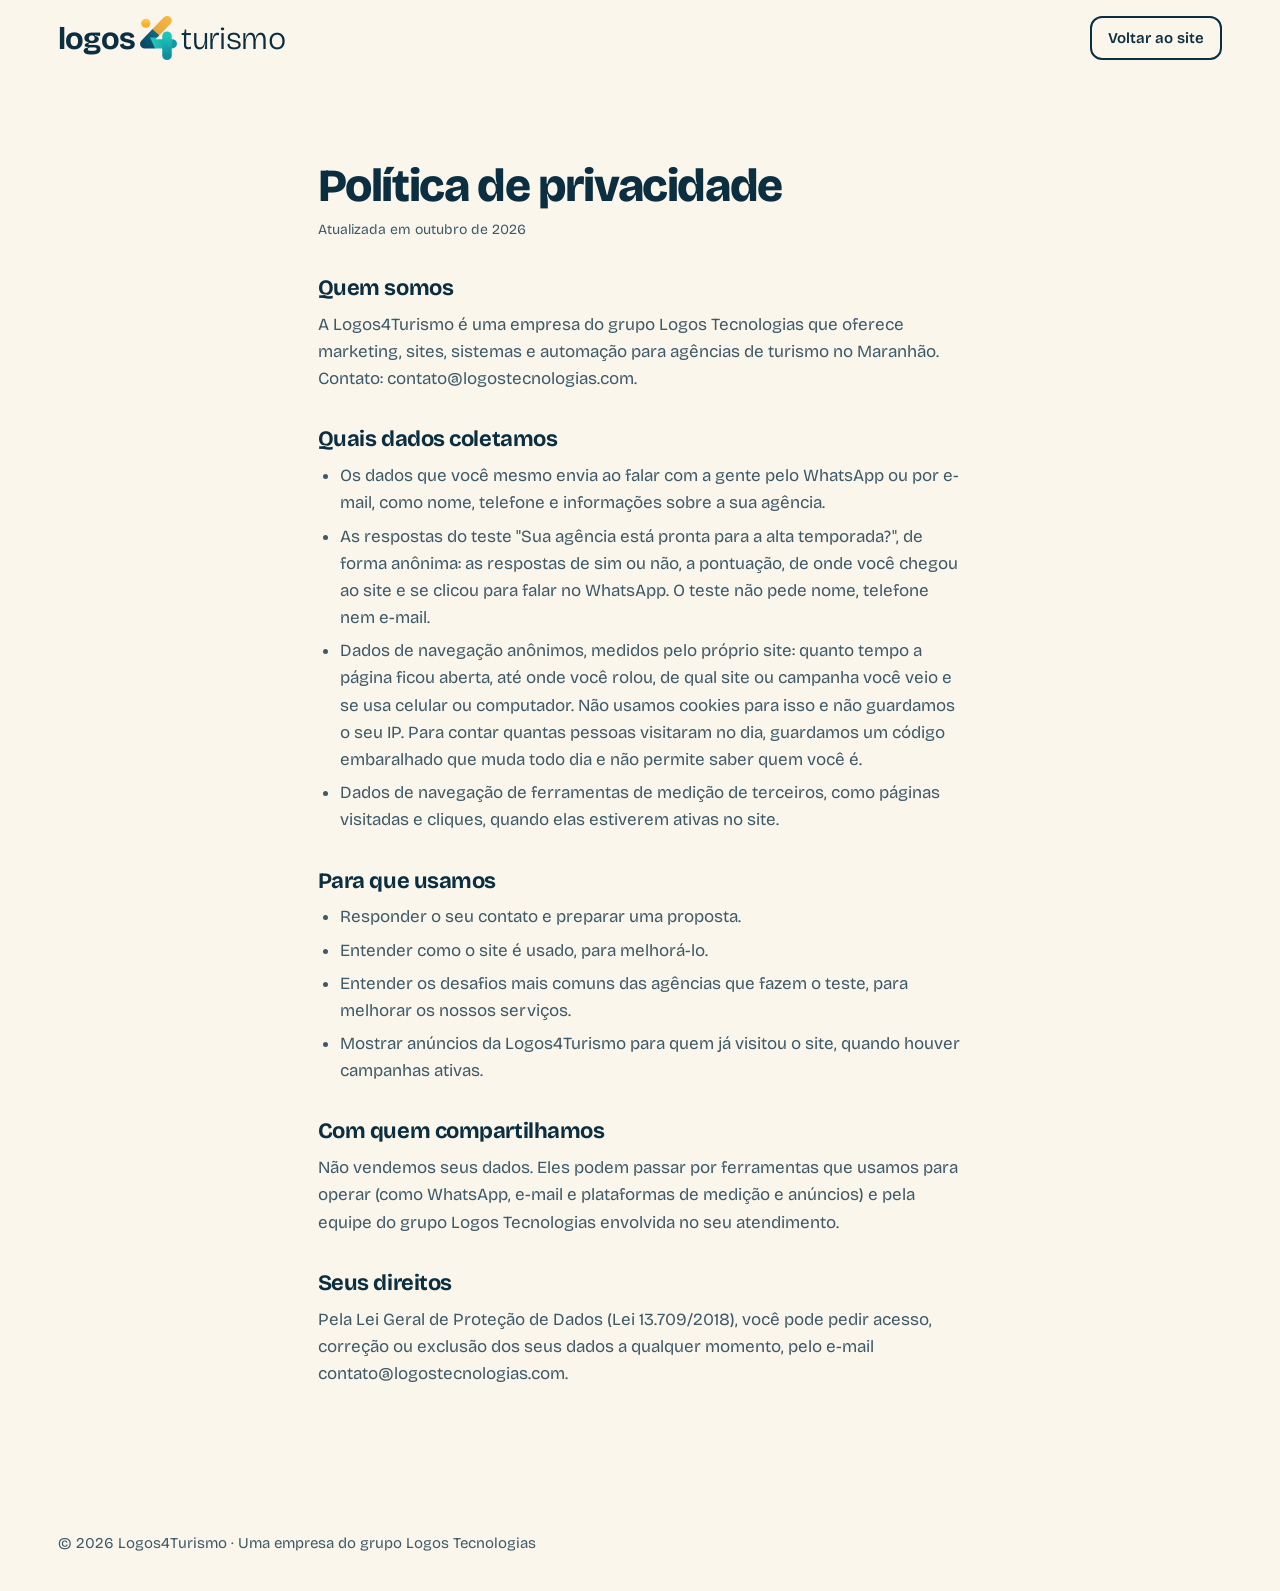
<file: privacidade.html>
<!doctype html>
<html lang="pt-BR">
<head>
<meta charset="utf-8">
<meta name="viewport" content="width=device-width, initial-scale=1">
<title>Política de privacidade · Logos4Turismo</title>
<meta name="robots" content="noindex, follow">
<link rel="canonical" href="https://4turismo.logostecnologias.com/privacidade.html">
<link rel="icon" href="marca/simbolo-D2.svg" type="image/svg+xml">
<link rel="preconnect" href="https://fonts.googleapis.com">
<link rel="preconnect" href="https://fonts.gstatic.com" crossorigin>
<link href="https://fonts.googleapis.com/css2?family=Bricolage+Grotesque:opsz,wght@12..96,300..800&display=swap" rel="stylesheet">
<link rel="stylesheet" href="assets/css/style.css">
<style>
  .doc { padding: 56px 0 96px; }
  .doc .wrap { max-width: 760px; }
  .doc h1 { font-size: clamp(32px, 5vw, 46px); font-weight: 800; letter-spacing: -.03em; margin: 28px 0 8px; }
  .doc h2 { font-size: 22px; font-weight: 700; margin: 36px 0 10px; }
  .doc p, .doc li { color: var(--txt-2); }
  .doc ul { list-style: disc; padding-left: 22px; display: grid; gap: 6px; }
  .doc .upd { font-size: 14px; }
</style>
</head>
<body>
<header class="header">
  <div class="wrap header__in">
    <a href="./" class="brand" aria-label="Logos4Turismo, voltar para a home">
      <span class="wordmark">logos<img class="wm4" src="marca/simbolo-D2-recorte.svg" alt="4" width="20" height="25"><i>turismo</i></span>
    </a>
    <a class="btn btn--line btn--sm" href="./" style="margin-left:auto">Voltar ao site</a>
  </div>
</header>

<main class="doc">
  <div class="wrap">
    <h1>Política de privacidade</h1>
    <p class="upd">Atualizada em outubro de 2026</p>

    <h2>Quem somos</h2>
    <p>A Logos4Turismo é uma empresa do grupo Logos Tecnologias que oferece marketing, sites, sistemas e automação para agências de turismo no Maranhão. Contato: contato@logostecnologias.com.</p>

    <h2>Quais dados coletamos</h2>
    <ul>
      <li>Os dados que você mesmo envia ao falar com a gente pelo WhatsApp ou por e-mail, como nome, telefone e informações sobre a sua agência.</li>
      <li>As respostas do teste "Sua agência está pronta para a alta temporada?", de forma anônima: as respostas de sim ou não, a pontuação, de onde você chegou ao site e se clicou para falar no WhatsApp. O teste não pede nome, telefone nem e-mail.</li>
      <li>Dados de navegação anônimos, medidos pelo próprio site: quanto tempo a página ficou aberta, até onde você rolou, de qual site ou campanha você veio e se usa celular ou computador. Não usamos cookies para isso e não guardamos o seu IP. Para contar quantas pessoas visitaram no dia, guardamos um código embaralhado que muda todo dia e não permite saber quem você é.</li>
      <li>Dados de navegação de ferramentas de medição de terceiros, como páginas visitadas e cliques, quando elas estiverem ativas no site.</li>
    </ul>

    <h2>Para que usamos</h2>
    <ul>
      <li>Responder o seu contato e preparar uma proposta.</li>
      <li>Entender como o site é usado, para melhorá-lo.</li>
      <li>Entender os desafios mais comuns das agências que fazem o teste, para melhorar os nossos serviços.</li>
      <li>Mostrar anúncios da Logos4Turismo para quem já visitou o site, quando houver campanhas ativas.</li>
    </ul>

    <h2>Com quem compartilhamos</h2>
    <p>Não vendemos seus dados. Eles podem passar por ferramentas que usamos para operar (como WhatsApp, e-mail e plataformas de medição e anúncios) e pela equipe do grupo Logos Tecnologias envolvida no seu atendimento.</p>

    <h2>Seus direitos</h2>
    <p>Pela Lei Geral de Proteção de Dados (Lei 13.709/2018), você pode pedir acesso, correção ou exclusão dos seus dados a qualquer momento, pelo e-mail contato@logostecnologias.com.</p>
  </div>
</main>

<footer class="footer" style="padding-bottom:36px">
  <p class="wrap footer__copy" style="margin-top:0;border-top:0;padding-top:0">© 2026 Logos4Turismo · Uma empresa do grupo Logos Tecnologias</p>
</footer>
</body>
</html>
</file>
<file: assets/css/style.css>
/* Logos4Turismo · tema claro com a paleta "Lençóis" (marca completa em ../CLAUDE.md) */
:root {
  --sol: #F5B841;
  --sol-2: #E8A23A;
  --areia: #E9C98B;
  --lagoa: #16B3AC;
  --lagoa-2: #1FC4B8;
  --funda: #0B6E8A;
  --funda-2: #095C74;
  --noite: #0B2E40;

  --bg: #FBF6EC;           /* areia bem clara: fundo base */
  --bg-2: #F3E9D5;         /* areia clara: seções alternadas */
  --branco: #FFFFFF;
  --linha: rgba(11, 46, 64, .12);
  --linha-2: rgba(11, 46, 64, .22);
  --txt: #0B2E40;
  --txt-2: #3E5A68;
  --txt-3: #557080;

  --r: 18px;
  --wrap: 1680px;
  --gutter: clamp(20px, 4.5vw, 72px);
  --font: "Bricolage Grotesque", system-ui, -apple-system, "Segoe UI", sans-serif;
  --ease: cubic-bezier(.2, .7, .2, 1);
}

*, *::before, *::after { box-sizing: border-box; }
html { scroll-behavior: smooth; scroll-padding-top: 80px; -webkit-text-size-adjust: 100%; }
body {
  margin: 0; font-family: var(--font); font-size: 17px; line-height: 1.6;
  color: var(--txt); background: var(--bg);
  -webkit-font-smoothing: antialiased; overflow-x: hidden;
}
img, svg { display: block; max-width: 100%; }
a { color: inherit; }
h1, h2, h3 { margin: 0; line-height: 1.08; letter-spacing: -.02em; }
p { margin: 0; }
ul, ol { margin: 0; padding: 0; list-style: none; }
button { font: inherit; color: inherit; }

.wrap { width: 100%; max-width: var(--wrap); margin-inline: auto; padding-inline: var(--gutter); }

.skip { position: absolute; left: -999px; top: 8px; z-index: 100; padding: 10px 16px; border-radius: 10px; background: var(--noite); color: #fff; }
.skip:focus { left: 8px; }
:focus-visible { outline: 3px solid var(--sol); outline-offset: 3px; border-radius: 6px; }
.ico { width: 1.15em; height: 1.15em; flex: none; fill: none; stroke: currentColor; stroke-width: 2; stroke-linecap: round; stroke-linejoin: round; }
.ico--wa { width: 1.25em; height: 1.25em; fill: currentColor; stroke: none; }

/* ---------- marca: o "4" do nome é o símbolo D2 ---------- */
.brand { display: inline-flex; align-items: center; padding: 6px 0; text-decoration: none; }
.wordmark { display: inline-block; font-size: 31px; font-weight: 700; line-height: 1; letter-spacing: -.02em; color: var(--noite); white-space: nowrap; }
.wordmark i { font-style: normal; font-weight: 300; }
.wm4 { display: inline-block; height: 1.45em; width: auto; margin: 0 .14em 0 .16em; vertical-align: -.38em; }

/* ---------- botões ---------- */
.btn {
  display: inline-flex; align-items: center; justify-content: center; gap: 10px;
  padding: 13px 20px; border-radius: 12px; border: 2px solid transparent;
  font: 600 16px/1.2 var(--font); text-decoration: none; text-align: center; cursor: pointer;
  transition: transform .2s var(--ease), background .2s, border-color .2s, color .2s;
}
.btn:hover { transform: translateY(-1px); }
.btn--sol { background: var(--noite); color: #fff; }          /* ação principal */
.btn--sol:hover { background: var(--funda); }
.btn--line { border-color: var(--noite); color: var(--noite); background: transparent; }
.btn--line:hover { background: var(--noite); color: #fff; }
.btn--sm { min-height: 44px; padding: 10px 16px; font-size: 15px; }
.btn--lg { padding: 15px 24px; font-size: 17px; }
.btn--xl { padding: 19px 32px; font-size: 19px; border-radius: 14px; }

/* ---------- header ---------- */
.header {
  position: sticky; top: 0; z-index: 50; background: var(--bg);
  border-bottom: 1px solid transparent; transition: border-color .3s;
}
.header.is-scrolled { border-color: var(--linha); }
.header__in { display: flex; align-items: center; gap: 28px; height: 76px; }
.nav { display: flex; gap: 30px; margin-left: auto; }
.nav a { padding: 10px 0; font-size: 16px; font-weight: 500; color: var(--txt-2); text-decoration: none; transition: color .2s; }
.nav a:hover { color: var(--noite); text-decoration: underline; text-decoration-color: var(--sol); text-decoration-thickness: 3px; text-underline-offset: 6px; }
.menu-btn { display: none; }
@media (max-width: 859px) {
  .header__in { gap: 10px; height: 66px; }
  .nav { display: none; }
  .header__cta { margin-left: auto; padding: 9px 13px; font-size: 14px; }
  .menu-btn {
    display: grid; place-content: center; gap: 5px; width: 46px; height: 46px;
    border-radius: 12px; border: 0; background: var(--noite); cursor: pointer;
  }
  .menu-btn span { display: block; width: 20px; height: 2px; border-radius: 2px; background: #fff; }
  .menu-btn span:nth-child(2) { width: 14px; justify-self: end; }
}
@media (max-width: 559px) { .header__cta { display: none; } .menu-btn { margin-left: auto; } }
@media (max-width: 400px) { .wordmark { font-size: 26px; } }

/* ---------- tipografia de seção ---------- */
.section { position: relative; padding: 88px 0; }
@media (min-width: 960px) { .section { padding: 120px 0; } }
.sec-head { max-width: 880px; margin-bottom: 48px; }
.h2 { font-size: clamp(32px, 4vw, 60px); font-weight: 700; letter-spacing: -.025em; }
.lead { margin-top: 18px; font-size: 19px; color: var(--txt-2); max-width: 36em; }
.lead strong { color: var(--noite); font-weight: 700; }
.link { color: var(--funda); font-weight: 600; text-decoration: underline; text-underline-offset: 3px; text-decoration-thickness: 2px; text-decoration-color: rgba(11, 110, 138, .35); }
.link:hover { text-decoration-color: var(--funda); }

/* ---------- hero ---------- */
.hero { position: relative; padding: 48px 0 56px; overflow: hidden; }
.hero__in { position: relative; display: grid; gap: 56px; align-items: center; }
@media (min-width: 1000px) { .hero { padding-top: 72px; padding-bottom: 96px; } .hero__in { grid-template-columns: 1.1fr .9fr; gap: 48px; } }
.hero__title { margin-top: 0; font-size: clamp(40px, 5.4vw, 92px); font-weight: 700; letter-spacing: -.025em; line-height: 1.02; }
.accent { color: var(--funda); }
.hero__sub { margin-top: 24px; max-width: 32em; font-size: clamp(18px, 1.5vw, 24px); color: var(--txt-2); }
.hero__ctas { display: flex; flex-wrap: wrap; gap: 12px; margin-top: 34px; }
.hero__micro { margin-top: 16px; font-size: 15px; color: var(--txt-3); }
@media (max-width: 559px) { .hero__ctas .btn { width: 100%; } }

/* bloco de cor atrás do telefone, com o corte diagonal do símbolo */
.hero__demo { position: relative; justify-self: center; width: min(clamp(300px, 25vw, 420px), 100%); padding: 24px 0 60px; }
.hero__demo::before {
  content: ""; position: absolute; z-index: 0; inset: 70px -60px 20px -50px; border-radius: 28px;
  background: var(--lagoa);
  clip-path: polygon(0 18%, 100% 0, 100% 100%, 0 100%);
}
.hero__demo::after { /* o sol */
  content: ""; position: absolute; z-index: 0; width: 86px; height: 86px; border-radius: 50%;
  top: 6px; left: -54px; background: var(--sol);
}
@media (max-width: 999px) { .hero__demo::before { inset: 70px -16px 20px -16px; } .hero__demo::after { left: -10px; } }
.phone {
  position: relative; z-index: 1; border-radius: 38px; padding: 10px; background: var(--noite);
  box-shadow: 0 30px 60px -30px rgba(11, 46, 64, .55);
}
.phone__bar { display: flex; align-items: center; gap: 10px; padding: 14px 14px 12px; border-radius: 30px 30px 0 0; background: var(--funda); color: #fff; }
.phone__bar small { display: block; font-size: 11px; color: rgba(255, 255, 255, .75); line-height: 1.2; }
.phone__bar b { font-size: 14px; }
.phone__avatar { display: grid; place-items: center; width: 34px; height: 34px; border-radius: 50%; background: var(--sol); color: var(--noite); font-size: 12px; font-weight: 800; flex: none; }
.chat { display: flex; flex-direction: column; gap: 8px; min-height: 420px; padding: 16px 12px 18px; border-radius: 0 0 30px 30px; background: #EFE6D6; color: var(--noite); }
.msg { position: relative; max-width: 86%; padding: 9px 12px 18px; border-radius: 14px; font-size: 13.5px; line-height: 1.4; }
.msg time { position: absolute; right: 10px; bottom: 4px; font-size: 10px; color: rgba(11, 46, 64, .5); }
.msg--in { align-self: flex-start; background: #fff; border-top-left-radius: 4px; }
.msg--out { align-self: flex-end; background: #CFF1EC; border-top-right-radius: 4px; }
.msg--card { display: grid; gap: 6px; padding-top: 10px; width: 86%; }
.opt { display: block; padding: 8px 10px; border-radius: 10px; background: #fff; border-left: 3px solid var(--sol); }
.opt b { display: block; font-size: 13px; }
.opt small { font-size: 11.5px; color: var(--txt-2); }
.quick { display: flex; flex-wrap: wrap; justify-content: flex-end; gap: 6px; margin-top: 2px; }
.quick span { padding: 6px 11px; border-radius: 999px; background: #fff; border: 1px solid var(--funda); color: var(--funda); font-size: 12px; font-weight: 600; }
.js .chat > * { opacity: 0; transform: translateY(8px); }
.js .chat.is-play > * { animation: msgIn .45s var(--ease) forwards; }
.js .chat.is-play > *:nth-child(2) { animation-delay: .9s; }
.js .chat.is-play > *:nth-child(3) { animation-delay: 1.5s; }
.js .chat.is-play > *:nth-child(4) { animation-delay: 2.1s; }
@keyframes msgIn { to { opacity: 1; transform: none; } }

.float {
  position: absolute; z-index: 2; display: flex; align-items: center; gap: 10px;
  padding: 10px 14px 10px 10px; border-radius: 14px; background: #fff; border: 1.5px solid var(--noite);
  font-size: 13px; font-weight: 600; line-height: 1.25; color: var(--noite);
}
.float small { display: block; font-size: 11px; font-weight: 600; color: var(--funda); }
.float__ico { display: grid; place-items: center; width: 32px; height: 32px; border-radius: 10px; background: var(--sol); color: var(--noite); }
.float__ico .ico { stroke-width: 2.2; }
.float--auto { right: -40px; top: -6px; }
.float--res { left: -44px; bottom: 0; flex-direction: column; align-items: flex-start; gap: 8px; padding: 12px 14px; }
.float__label { font-size: 11px; font-weight: 600; color: var(--txt-2); }
.bars { display: flex; align-items: flex-end; gap: 5px; height: 44px; }
.bars i { width: 12px; height: var(--h); border-radius: 3px 3px 1px 1px; background: var(--lagoa); }
.bars i:last-child { background: var(--sol); }
@media (max-width: 999px) { .float--auto { right: -8px; } .float--res { left: -8px; } }

/* ---------- problema ---------- */
.problema { background: var(--bg-2); }
.problema__in { display: grid; gap: 48px; align-items: center; }
@media (min-width: 960px) { .problema__in { grid-template-columns: .95fr 1.05fr; gap: 72px; } }
.problema__text .btn { margin-top: 30px; }
.notifs { display: flex; flex-direction: column; }
.notif {
  display: grid; grid-template-columns: auto 1fr auto; gap: 14px; align-items: start;
  padding: 16px 18px; border-radius: 16px; background: #fff; border: 1px solid var(--linha);
}
.notif + .notif { margin-top: 10px; }
.notif__app { position: relative; }
.badge {
  position: absolute; top: -7px; right: -9px; min-width: 22px; height: 22px; padding: 0 6px;
  display: grid; place-items: center; border-radius: 999px; border: 2px solid #fff;
  background: #E5383B; color: #fff; font: 700 11px/1 var(--font); font-style: normal; font-variant-numeric: tabular-nums;
}
/* notificações chegando: cada uma entra no topo e empurra as outras pra baixo */
.js .notifs .notif {
  transition: max-height .55s var(--ease), padding .55s var(--ease), margin .55s var(--ease),
              border-width .55s var(--ease), opacity .4s .12s, transform .55s cubic-bezier(.2, 1.4, .4, 1);
  max-height: 220px; overflow: hidden;
}
.js .notifs .notif:not(.chegou) {
  max-height: 0; padding-block: 0; margin-top: 0; border-width: 0;
  opacity: 0; transform: translateY(-18px) scale(.96);
}
.notif.chegou .notif__app { animation: toque .5s .35s var(--ease); }
@keyframes toque { 20% { transform: rotate(-10deg) scale(1.08); } 45% { transform: rotate(8deg); } 70% { transform: rotate(-4deg); } }
.badge.pula { animation: pula .3s var(--ease); }
@keyframes pula { 50% { transform: scale(1.3); } }
.notif:nth-child(2) { margin-left: 4%; } .notif:nth-child(3) { margin-left: 8%; } .notif:nth-child(4) { margin-left: 2%; }
@media (max-width: 559px) { .notif:nth-child(n) { margin-left: 0; } }
.notif__app { position: relative; display: grid; place-items: center; width: 40px; height: 40px; border-radius: 11px; color: #fff; }
.app-ico { width: 22px; height: 22px; fill: currentColor; }
.notif__app--wa { background: #25D366; }
.notif__app--sheets { background: #fff; border: 1px solid var(--linha); color: #34A853; }
.notif__app--web { background: #fff; border: 1px solid var(--linha); }
.notif__app--ig { background: radial-gradient(circle at 30% 107%, #FDF497 0%, #FDF497 5%, #FD5949 45%, #D6249F 60%, #285AEB 90%); }
.chrome { /* ícone do Chrome em CSS: três cores + centro azul */
  display: block; width: 24px; height: 24px; border-radius: 50%;
  background: radial-gradient(circle, #1A73E8 0 29%, #fff 30% 40%, transparent 41%), conic-gradient(from -60deg, #EA4335 0 120deg, #FBBC04 120deg 240deg, #34A853 240deg 360deg);
}
.notif__body { font-size: 15px; color: var(--txt-2); line-height: 1.45; }
.notif__body b { display: block; color: var(--noite); font-size: 15px; margin-bottom: 2px; }
.notif time { font-size: 12px; font-weight: 600; color: var(--txt-3); white-space: nowrap; }
.notif:first-child { border: 2px solid var(--sol); }

/* ---------- 4 caminhos (abas) ---------- */
.tabs { display: grid; grid-template-columns: repeat(4, 1fr); border-bottom: 1px solid var(--linha-2); margin-bottom: 44px; }
.tab {
  position: relative; display: flex; align-items: baseline; gap: 10px; padding: 18px 4px 18px 0;
  background: none; border: 0; cursor: pointer; text-align: left;
  font-size: 21px; font-weight: 600; color: var(--txt-3); transition: color .2s;
}
.tab span { font-size: 14px; font-weight: 700; }
.tab::after { content: ""; position: absolute; left: 0; right: 12px; bottom: -1px; height: 4px; border-radius: 4px; background: var(--c); transform: scaleX(0); transform-origin: left; transition: transform .35s var(--ease); }
.tab:hover { color: var(--noite); }
.tab[aria-selected="true"] { color: var(--noite); }
.tab[aria-selected="true"]::after { transform: scaleX(1); }
@media (max-width: 719px) {
  .tabs { grid-template-columns: 1fr 1fr; gap: 0 16px; border-bottom: 0; margin-bottom: 32px; }
  .tab { font-size: 18px; padding: 14px 0; border-bottom: 1px solid var(--linha-2); }
  .tab::after { right: 0; }
}
.panel { display: grid; grid-template-columns: minmax(0, 1fr); gap: 40px; align-items: center; }
.panel > * { min-width: 0; }
@media (min-width: 960px) { .panel { grid-template-columns: .8fr 1.2fr; gap: 64px; } .panels { min-height: 470px; } }
.js .panel[hidden] { display: none; }
.panels > .panel + .panel { margin-top: 72px; }
.js .panels > .panel + .panel { margin-top: 0; }
.panel.is-in .panel__demo > * { animation: rise .5s var(--ease) both; }
@keyframes rise { from { opacity: 0; transform: translateY(12px); } }
.panel__n { font-size: 15px; font-weight: 700; margin-bottom: 12px; }
.panel h3 { font-size: clamp(28px, 3.4vw, 40px); font-weight: 700; letter-spacing: -.025em; }
.checks { display: grid; gap: 14px; margin-top: 26px; }
.checks li { position: relative; padding-left: 30px; color: var(--txt-2); }
.checks li::before { content: ""; position: absolute; left: 2px; top: .45em; width: 14px; height: 14px; border-radius: 4px; background: var(--lagoa); transform: rotate(45deg) scale(.8); }
.panel__demo { position: relative; padding: 32px; border-radius: 24px; overflow: hidden; background: var(--bg-2); }
.panel__demo::before { /* bloco de cor do caminho, cortado na diagonal como no símbolo */
  content: ""; position: absolute; right: 0; bottom: 0; width: 58%; height: 70%;
  background: var(--c, var(--lagoa)); clip-path: polygon(40% 0, 100% 0, 100% 100%, 0 100%);
}
.panel__demo > * { position: relative; }
#p1 .panel__demo { --c: var(--sol); }
#p2 .panel__demo { --c: var(--lagoa); }
#p3 .panel__demo { --c: var(--funda); }
#p4 .panel__demo { --c: var(--noite); }
@media (max-width: 559px) { .panel__demo { padding: 16px; } }
.nota-ilustr { margin-top: 18px; font-size: 13px; color: var(--txt-3); text-align: right; }

/* marketing */
.mk { display: grid; grid-template-columns: minmax(0, 1.15fr) minmax(0, .85fr); gap: 14px; }
.mk > * { min-width: 0; }
@media (max-width: 479px) { .mk { grid-template-columns: repeat(2, minmax(0, 1fr)); gap: 10px; } .mk__ad { grid-column: 1 / -1; grid-row: auto; } }
.mk__ad { grid-row: span 2; border-radius: 16px; background: #fff; color: var(--noite); overflow: hidden; border: 1px solid var(--linha); }
.mk__head { display: flex; align-items: center; gap: 8px; padding: 10px 12px; font-size: 13px; line-height: 1.2; }
.mk__head small { display: block; font-size: 11px; color: var(--txt-3); }
.mk__img { display: flex; flex-direction: column; justify-content: flex-end; aspect-ratio: 1; padding: 14px; color: #fff; }
.mk__img b { font-size: 20px; letter-spacing: -.02em; line-height: 1.1; }
.mk__img span { font-size: 12.5px; opacity: .9; }
.mk__img--a { background: radial-gradient(circle at 80% 18%, #FFC94D 0 11%, transparent 12%), linear-gradient(170deg, #E8A23A 0%, #C2652A 46%, #6B3A23 47%, #3E2618 100%); }
.mk__cta { display: flex; flex-wrap: wrap; align-items: center; justify-content: space-between; gap: 8px; padding: 10px 12px; font-size: 12px; font-weight: 600; background: #F4F7F8; }
.mk__btn { padding: 5px 10px; border-radius: 7px; background: var(--funda); color: #fff; white-space: nowrap; }
.mk__grid { display: grid; grid-template-columns: repeat(3, minmax(0, 1fr)); gap: 4px; align-content: start; padding: 4px; border-radius: 10px; background: #fff; }
.t { display: flex; align-items: flex-end; overflow: hidden; min-width: 0; aspect-ratio: 1; padding: 5px; border-radius: 6px; font-size: 10px; font-weight: 700; color: #fff; }
.t1 { background: #E8A23A; }
.t2 { background: linear-gradient(170deg, #9ED9F0 0 40%, #F3E6CC 41% 70%, #16B3AC 71%); color: var(--noite); }
.t3 { background: var(--funda); }
.t4 { background: var(--lagoa); }
.t5 { background: var(--sol); color: var(--noite); }
.t6 { background: var(--areia); color: var(--noite); }
.mk__stat { display: flex; flex-direction: column; gap: 8px; padding: 14px; border-radius: 14px; background: #fff; border: 1px solid var(--linha); }
.mk__stat small { font-size: 11.5px; font-weight: 600; color: var(--txt-2); }
.spark { height: 46px; background: url("data:image/svg+xml,%3Csvg xmlns='http://www.w3.org/2000/svg' viewBox='0 0 120 46' preserveAspectRatio='none'%3E%3Cpath d='M0 40 L15 36 L30 38 L45 28 L60 30 L75 20 L90 22 L105 10 L120 4' fill='none' stroke='%230B6E8A' stroke-width='3' stroke-linecap='round' stroke-linejoin='round'/%3E%3C/svg%3E") center / 100% 100% no-repeat; }

/* sites */
.browser { border-radius: 14px; overflow: hidden; background: #fff; color: var(--noite); border: 1px solid var(--linha); }
.browser__bar { display: flex; align-items: center; gap: 6px; padding: 10px 12px; background: #E9EEF0; }
.browser__bar i { width: 10px; height: 10px; border-radius: 50%; background: #C3CFD5; }
.browser__bar span { flex: 1; margin-left: 10px; padding: 4px 10px; border-radius: 6px; background: #fff; font-size: 11.5px; color: var(--txt-3); }
.site { position: relative; padding: 0 0 18px; }
.site__nav { display: flex; align-items: center; gap: 16px; padding: 12px 18px; font-size: 12px; color: var(--txt-3); }
.site__nav b { margin-right: auto; font-size: 14px; color: var(--noite); }
.site__hero { display: flex; flex-direction: column; align-items: flex-start; gap: 12px; margin: 0 14px; padding: 28px 22px; border-radius: 12px; color: #fff; background: radial-gradient(circle at 88% 22%, #FFC94D 0 9%, transparent 10%), var(--funda); }
.site__hero b { max-width: 15em; font-size: 22px; line-height: 1.1; letter-spacing: -.02em; }
.site__btn { padding: 7px 12px; border-radius: 8px; background: var(--sol); color: var(--noite); font-size: 12px; font-weight: 700; }
.site__cards { display: grid; grid-template-columns: repeat(3, 1fr); gap: 10px; margin: 14px 14px 0; }
.sc { display: block; font-size: 12px; font-weight: 700; line-height: 1.25; }
.sc i { display: block; aspect-ratio: 4 / 3; margin-bottom: 7px; border-radius: 8px; }
.sc small { display: block; font-weight: 500; color: var(--txt-3); }
.sc1 i { background: #E8A23A; }
.sc2 i { background: linear-gradient(175deg, #A9DDF2 0 38%, #F3E6CC 39% 68%, #16B3AC 69%); }
.sc3 i { background: linear-gradient(170deg, #E8A23A 0 45%, #A0522D 46%); }
.site__wa { position: absolute; right: 14px; bottom: -6px; padding: 8px 12px; border-radius: 999px; background: #1FA855; color: #fff; font-size: 11.5px; font-weight: 700; }
@media (max-width: 479px) { .site { padding-bottom: 52px; } .site__nav span { display: none; } .site__hero b { font-size: 18px; } .t { font-size: 0; } }

/* sistemas */
.dash { border-radius: 16px; background: #fff; border: 1px solid var(--linha); overflow: hidden; font-size: 13.5px; color: var(--noite); }
.dash__top { display: flex; align-items: center; justify-content: space-between; padding: 16px 18px; border-bottom: 1px solid var(--linha); }
.dash__pill { padding: 4px 10px; border-radius: 999px; background: #D7F2EF; color: var(--funda); font-size: 12px; font-weight: 700; }
.dash__row { display: grid; grid-template-columns: 54px 1.4fr 1fr 74px; gap: 12px; align-items: center; padding: 12px 18px; border-bottom: 1px solid var(--linha); }
.dash__row:last-child { border-bottom: 0; }
.dash__row--h { font-size: 11px; font-weight: 700; text-transform: uppercase; letter-spacing: .04em; color: var(--txt-3); padding-block: 9px; background: #F7F9FA; }
.dash__row span:first-child { font-variant-numeric: tabular-nums; color: var(--txt-2); }
.vg { height: 7px; border-radius: 9px; background: #E6EDF0; overflow: hidden; }
.vg i { display: block; height: 100%; width: var(--v); border-radius: 9px; background: var(--lagoa); }
.st { justify-self: start; font-size: 11.5px; font-weight: 600; color: var(--txt-2); }
.st--ok { padding: 3px 8px; border-radius: 6px; background: var(--sol); color: var(--noite); }
.st--pend { color: #A86A10; }
@media (max-width: 479px) { .dash__row { grid-template-columns: 44px 1fr 60px; } .dash__row > :nth-child(3) { display: none; } }

/* automação */
.flow { display: grid; }
.flow li {
  position: relative; display: grid; grid-template-columns: 44px 1fr; column-gap: 14px; align-items: center;
  padding: 14px 16px; border-radius: 14px; background: #fff; border: 1px solid var(--linha); color: var(--noite);
}
.flow li + li { margin-top: 22px; }
.flow li + li::before { content: ""; position: absolute; left: 37px; top: -23px; height: 22px; border-left: 2px dashed var(--funda); }
.flow__ico { grid-row: span 2; display: grid; place-items: center; width: 44px; height: 44px; border-radius: 12px; background: #D7F2EF; color: var(--funda); }
.flow__ico .ico { width: 22px; height: 22px; }
.flow li:nth-child(3) .flow__ico { background: var(--sol); color: var(--noite); }
.flow b { font-size: 15.5px; }
.flow small { font-size: 12px; font-weight: 600; color: var(--funda); }
.panel.is-in .flow li { animation: rise .5s var(--ease) both; }
.panel.is-in .flow li:nth-child(2) { animation-delay: .1s; }
.panel.is-in .flow li:nth-child(3) { animation-delay: .2s; }
.panel.is-in .flow li:nth-child(4) { animation-delay: .3s; }

/* ---------- trabalho real (exemplo de site feito pelo grupo) ---------- */
.case { background: var(--areia); }
.case__in { display: grid; grid-template-columns: minmax(0, 1fr); gap: 48px; align-items: center; }
@media (min-width: 1000px) { .case__in { grid-template-columns: .9fr 1.1fr; gap: 72px; } }
.case .lead { color: var(--noite); }
.case__list { display: grid; grid-template-columns: repeat(2, minmax(0, 1fr)); gap: 12px 20px; margin-top: 28px; }
.case__list li { position: relative; padding-left: 26px; color: var(--noite); font-weight: 600; }
.case__list li::before { content: ""; position: absolute; left: 2px; top: .45em; width: 14px; height: 14px; border-radius: 4px; background: var(--funda); transform: rotate(45deg) scale(.8); }
.case__list b { font-weight: 700; }
.case__ctas { display: flex; flex-wrap: wrap; align-items: center; gap: 12px 24px; margin-top: 32px; }
.case__link { padding: 10px 0; color: var(--noite); text-decoration-color: rgba(11, 46, 64, .35); }
.case__shots { position: relative; display: block; padding: 0 0 48px; text-decoration: none; }
.case__browser { display: block; overflow: hidden; border-radius: 16px; background: #fff; box-shadow: 0 30px 60px -30px rgba(11, 46, 64, .55); transition: transform .4s var(--ease); }
.case__browser img { display: block; width: 100%; height: auto; }
.case__phone {
  position: absolute; right: -8px; bottom: 0; width: 26%; min-width: 110px;
  overflow: hidden; border-radius: 26px; border: 7px solid var(--noite); background: var(--noite);
  box-shadow: 0 24px 50px -24px rgba(11, 46, 64, .7); transition: transform .4s var(--ease);
}
.case__phone img { display: block; width: 100%; height: auto; aspect-ratio: 390 / 700; object-fit: cover; object-position: top; border-radius: 19px; }
.case__shots:hover .case__browser { transform: translateY(-4px); }
.case__shots:hover .case__phone { transform: translateY(-8px) rotate(-1.5deg); }
@media (max-width: 599px) {
  .case__in { gap: 32px; }
  .case__list { gap: 10px 14px; margin-top: 20px; }
  .case__list li { font-size: 15px; }
  .case__ctas { margin-top: 24px; }
  .case__ctas .btn { width: 100%; }
  .case__phone { width: 30%; border-width: 5px; border-radius: 18px; }
  .case__phone img { border-radius: 13px; }
}

/* celular e tablet: título, depois as telas, depois os pontos e os botões */
@media (max-width: 999px) {
  .case__in { gap: 0; }
  .case__text { display: contents; }
  .case .h2 { order: 1; }
  .case .lead { order: 2; }
  .case__shots { order: 3; margin-top: 28px; }
  .case__list { order: 4; margin-top: 8px; }
  .case__ctas { order: 5; }
}

/* ---------- como funciona ---------- */
.passos-sec { background: var(--bg-2); }
.passos { display: grid; border-top: 2px solid var(--noite); }
@media (min-width: 600px) and (max-width: 899px) {
  .passos { grid-template-columns: 1fr 1fr; }
  .passo:nth-child(even) { padding-left: 28px; border-left: 1px solid var(--linha); }
  .passo:nth-child(odd) { padding-right: 28px; }
}
@media (min-width: 900px) { .passos { grid-template-columns: repeat(4, 1fr); } }
.passo { padding: 30px 0; border-bottom: 1px solid var(--linha); }
@media (min-width: 900px) { .passo { padding: 30px 28px 10px 0; border-bottom: 0; } .passo + .passo { padding-left: 28px; border-left: 1px solid var(--linha); } }
.passo__n { display: block; font-size: 56px; font-weight: 700; line-height: 1; color: var(--lagoa); }
.passo__n--sol { color: var(--sol-2); }
.passo h3 { margin: 18px 0 10px; font-size: 23px; font-weight: 700; }
.passo p { color: var(--txt-2); font-size: 16px; }
.passos__nota { display: inline-flex; align-items: center; gap: 10px; margin-top: 40px; padding: 12px 18px; border-radius: 12px; background: var(--sol); color: var(--noite); font-weight: 700; }

/* ---------- temporada ---------- */
.temporada__in { display: grid; grid-template-columns: minmax(0, 1fr); gap: 52px; align-items: center; }
.temporada__in > * { min-width: 0; }
@media (min-width: 960px) { .temporada__in { grid-template-columns: 1fr 1fr; gap: 72px; } }
.temporada .btn { margin-top: 32px; }
.ano { margin: 0; padding: 28px; border-radius: 24px; background: #fff; border: 1px solid var(--linha); }
.ano figcaption { display: flex; flex-wrap: wrap; justify-content: space-between; gap: 10px; margin-bottom: 24px; font-size: 16px; }
.ano figcaption span { display: inline-flex; align-items: center; gap: 8px; font-size: 13px; color: var(--txt-2); }
.lg { display: inline-block; width: 12px; height: 12px; border-radius: 3px; }
.lg--pico { background: var(--sol); }
.lg--prep { background: var(--lagoa); margin-left: 8px; }
@media (max-width: 479px) {
  .ano { padding: 18px 14px; }
  .ano__bars { gap: 3px; height: 180px; }
  .ano__bars span { font-size: 10px; letter-spacing: 0; }
  .ano__bars span:not(.pico) { color: transparent; }  /* no celular pequeno, só os meses de pico têm nome */
}
.ano__bars { display: grid; grid-template-columns: repeat(12, minmax(0, 1fr)); gap: 6px; align-items: end; height: 220px; }
.ano__bars span {
  position: relative; display: flex; align-items: flex-end; justify-content: center; height: 100%;
  font-size: 11px; font-weight: 600; text-transform: uppercase; color: var(--txt-3);
}
.ano__bars span::before {
  content: ""; position: absolute; left: 0; right: 0; bottom: 22px; height: calc((100% - 22px) * var(--h) / 100%);
  border-radius: 6px 6px 3px 3px; background: #E3EAEE;
  transform-origin: bottom; transition: transform .9s var(--ease); transition-delay: calc(var(--i, 0) * 40ms);
}
.ano__bars .pico::before { background: var(--sol); }
.ano__bars .prep::before { background: var(--lagoa); }
.ano__bars .pico { color: var(--noite); }
.js .ano:not(.is-in) .ano__bars span::before { transform: scaleY(0); }

/* ---------- teste: pronta pra temporada? ---------- */
.quiz { background: var(--areia); }
.quiz__in { display: grid; grid-template-columns: minmax(0, 1fr); gap: 36px; align-items: center; }
@media (min-width: 1000px) { .quiz__in { grid-template-columns: .8fr 1.2fr; gap: 72px; } }
.quiz .lead { color: var(--noite); }
.quiz__card { position: relative; min-height: 340px; padding: 32px; border-radius: 24px; background: var(--bg); box-shadow: 0 30px 60px -36px rgba(11, 46, 64, .5); }
.quiz__prog { display: flex; align-items: center; gap: 14px; font-size: 14px; font-weight: 600; color: var(--txt-2); }
.quiz__bar { flex: 1; height: 6px; border-radius: 6px; background: var(--bg-2); overflow: hidden; }
.quiz__bar i { display: block; height: 100%; border-radius: 6px; background: var(--lagoa); transition: width .4s var(--ease); }
.quiz__q { margin: 28px 0; font-size: clamp(22px, 2.4vw, 30px); font-weight: 600; line-height: 1.2; letter-spacing: -.015em; }
.quiz__opts { display: grid; grid-template-columns: 1fr 1fr; gap: 12px; }
.quiz__opt {
  padding: 18px; border-radius: 14px; border: 1.5px solid var(--linha-2); background: #fff; cursor: pointer;
  font: 600 18px/1 var(--font); color: var(--noite); transition: border-color .2s, background .2s, transform .15s;
}
.quiz__opt:hover { border-color: var(--noite); transform: translateY(-1px); }
.quiz__opt:active { transform: none; }
.quiz__back { margin-top: 18px; padding: 8px 0; border: 0; background: none; cursor: pointer; font: 500 15px var(--font); color: var(--txt-2); text-decoration: underline; text-underline-offset: 3px; }
.quiz__end .quiz__back { margin-top: 0; }
.quiz__step { animation: quizIn .35s var(--ease); }
@keyframes quizIn { from { opacity: 0; transform: translateX(14px); } }
.quiz__score { display: flex; align-items: baseline; gap: 10px; font-size: 15px; font-weight: 600; color: var(--txt-2); }
.quiz__score b { font-size: 52px; line-height: 1; color: var(--funda); letter-spacing: -.03em; }
.quiz__res { margin: 14px 0 8px; font-size: clamp(22px, 2.4vw, 30px); font-weight: 600; line-height: 1.2; }
.quiz__txt { color: var(--txt-2); }
.quiz__recs { display: grid; gap: 10px; margin: 20px 0 26px; }
.quiz__recs li { position: relative; padding: 12px 14px 12px 40px; border-radius: 12px; background: #fff; font-size: 15.5px; }
.quiz__recs li::before { content: ""; position: absolute; left: 15px; top: 1.05em; width: 12px; height: 12px; border-radius: 3px; background: var(--sol); transform: rotate(45deg); }
.quiz__recs small { display: block; font-size: 12.5px; font-weight: 700; color: var(--funda); }
.quiz__end { display: flex; flex-wrap: wrap; align-items: center; gap: 8px 20px; }
@media (max-width: 599px) {
  .quiz__card { padding: 22px 18px; min-height: 0; border-radius: 20px; }
  .quiz__q { margin: 22px 0; font-size: 21px; }
  .quiz__opt { padding: 16px; font-size: 17px; }
  .quiz__end .btn { width: 100%; }
}

/* ---------- por que ---------- */
.porque { background: var(--bg-2); }
.difs { display: grid; border-top: 2px solid var(--noite); }
@media (min-width: 760px) { .difs { grid-template-columns: repeat(2, 1fr); } }
.dif { padding: 32px 0; border-bottom: 1px solid var(--linha); }
@media (min-width: 760px) { .dif { padding: 36px 36px 36px 0; } .dif:nth-child(even) { padding-left: 36px; padding-right: 0; border-left: 1px solid var(--linha); } }
.dif__n { font-size: 15px; font-weight: 700; color: var(--funda); }
.dif h3 { margin: 12px 0 10px; font-size: 25px; font-weight: 700; }
.dif p { color: var(--txt-2); }
.dif .link { display: inline-block; margin-top: 6px; padding: 10px 0; }

/* ---------- FAQ ---------- */
.faq__in { display: grid; gap: 8px; }
@media (min-width: 960px) { .faq__in { grid-template-columns: .85fr 1.15fr; gap: 72px; align-items: start; } .faq .sec-head { position: sticky; top: 110px; } }
.faq__list { border-top: 2px solid var(--noite); }
.qa { border-bottom: 1px solid var(--linha-2); }
.qa summary { display: flex; align-items: center; justify-content: space-between; gap: 18px; padding: 22px 0; list-style: none; cursor: pointer; font-size: 20px; font-weight: 600; }
.qa summary::-webkit-details-marker { display: none; }
.qa summary::after {
  content: ""; flex: none; width: 32px; height: 32px; border-radius: 50%; background-color: var(--noite);
  background-image: url("data:image/svg+xml,%3Csvg xmlns='http://www.w3.org/2000/svg' viewBox='0 0 24 24' fill='none' stroke='white' stroke-width='2.6' stroke-linecap='round'%3E%3Cpath d='M12 6v12M6 12h12'/%3E%3C/svg%3E");
  background-position: center; background-size: 14px; background-repeat: no-repeat;
  transition: transform .3s var(--ease), background-color .3s;
}
.qa[open] summary::after { transform: rotate(45deg); background-color: var(--funda); }
.qa p { padding: 0 48px 24px 0; color: var(--txt-2); }

/* ---------- CTA final: bloco Sol ---------- */
.final { position: relative; overflow: hidden; padding: 112px 0; text-align: center; background: var(--sol); color: var(--noite); isolation: isolate; }
.final::before { /* corte diagonal do símbolo */
  content: ""; position: absolute; z-index: -1; right: -6%; bottom: 0; width: 46%; height: 100%;
  background: var(--sol-2); clip-path: polygon(55% 0, 100% 0, 100% 100%, 0 100%);
}
.final__in { display: flex; flex-direction: column; align-items: center; }
.final__mark { width: 116px; height: 116px; margin-bottom: 30px; padding: 16px; border-radius: 28px; background: var(--bg); } /* o símbolo some sobre o Sol: vai num selo areia */
.final__title { max-width: 13em; font-size: clamp(36px, 6vw, 68px); font-weight: 700; letter-spacing: -.025em; }
.final__text { max-width: 32em; margin: 20px 0 36px; font-size: 19px; color: var(--noite); }
.final__tel { margin-top: 18px; font-size: 16px; font-weight: 600; }

/* ---------- rodapé ---------- */
.footer { padding: 48px 0 40px; background: var(--bg); font-size: 15px; color: var(--txt-2); }

.footer__in { display: grid; gap: 28px; }
@media (min-width: 600px) and (max-width: 859px) { .footer__in { grid-template-columns: 1fr 1fr; } .footer__in > :first-child { grid-column: 1 / -1; } }
@media (min-width: 860px) { .footer__in { grid-template-columns: 1.4fr 1fr 1fr; } }
.footer__tag { margin-top: 14px; }
.footer ul { display: grid; gap: 2px; }
.footer li a { display: inline-block; padding: 8px 0; }
.footer a { color: var(--noite); font-weight: 500; text-decoration: none; }
.footer a:hover { color: var(--funda); text-decoration: underline; }

/* ---------- WhatsApp flutuante (celular e computador) ---------- */
.wa-float {
  position: fixed; z-index: 45; right: max(16px, env(safe-area-inset-right)); bottom: max(16px, env(safe-area-inset-bottom));
  display: flex; align-items: center; gap: 10px; height: 60px; padding: 0 16px;
  border-radius: 999px; background: #25D366; color: #fff; text-decoration: none;
  box-shadow: 0 10px 28px -8px rgba(11, 46, 64, .5);
  transition: transform .25s var(--ease), background .2s, opacity .25s, visibility .25s;
}
.wa-float:hover { background: #1FBE5A; transform: translateY(-2px); }
.wa-float__ico { width: 28px; height: 28px; fill: currentColor; flex: none; }
.wa-float__label { font-weight: 700; font-size: 16px; white-space: nowrap; }
@media (max-width: 859px) {
  .wa-float { width: 58px; height: 58px; padding: 0; justify-content: center; }
  .wa-float__label { display: none; }
}
@media (min-width: 860px) { .wa-float { right: 28px; bottom: 28px; } }
body.menu-aberto .wa-float { opacity: 0; visibility: hidden; }

/* ---------- menu lateral ---------- */
.drawer { position: fixed; inset: 0; z-index: 60; }
.drawer[hidden] { display: none; }
.drawer__overlay { position: absolute; inset: 0; background: rgba(11, 46, 64, .5); opacity: 0; transition: opacity .3s var(--ease); }
.drawer__panel {
  position: absolute; top: 0; right: 0; bottom: 0; width: min(88vw, 400px);
  display: flex; flex-direction: column; overflow-y: auto; overscroll-behavior: contain;
  padding: 18px 24px max(24px, env(safe-area-inset-bottom));
  background: var(--bg); transform: translateX(100%); transition: transform .38s var(--ease);
}
.drawer__panel::after { /* bloco Lagoa com o corte do símbolo + o sol */
  content: ""; position: absolute; z-index: 0; right: 0; bottom: 0; width: 70%; height: 150px; pointer-events: none;
  background: var(--lagoa); clip-path: polygon(45% 0, 100% 0, 100% 100%, 0 100%); opacity: .14;
}
.drawer.is-open .drawer__overlay { opacity: 1; }
.drawer.is-open .drawer__panel { transform: none; }
.drawer__top { display: flex; align-items: center; justify-content: space-between; min-height: 48px; }
.drawer__top .wordmark { font-size: 26px; }
.drawer__close { display: grid; place-items: center; width: 46px; height: 46px; border: 0; border-radius: 12px; background: var(--bg-2); color: var(--noite); cursor: pointer; }
.drawer__close .ico { width: 22px; height: 22px; stroke-width: 2.4; }
.drawer__nav { position: relative; z-index: 1; display: flex; flex-direction: column; margin-top: 32px; }
.drawer__nav a {
  display: flex; align-items: baseline; gap: 14px; padding: 16px 0;
  border-bottom: 1px solid var(--linha); text-decoration: none;
  font-size: 28px; font-weight: 700; letter-spacing: -.02em; color: var(--noite);
  opacity: 0; transform: translateX(16px); transition: opacity .35s var(--ease), transform .35s var(--ease), color .2s;
}
.drawer__nav a span { font-size: 14px; font-weight: 700; color: var(--funda); }
.drawer__nav a:hover, .drawer__nav a:focus-visible { color: var(--funda); }
.drawer.is-open .drawer__nav a { opacity: 1; transform: none; }
.drawer.is-open .drawer__nav a:nth-child(1) { transition-delay: .08s; }
.drawer.is-open .drawer__nav a:nth-child(2) { transition-delay: .13s; }
.drawer.is-open .drawer__nav a:nth-child(3) { transition-delay: .18s; }
.drawer.is-open .drawer__nav a:nth-child(4) { transition-delay: .23s; }
.drawer__foot { position: relative; z-index: 1; display: grid; gap: 14px; margin-top: auto; padding-top: 32px; font-size: 15px; color: var(--txt-2); }
.drawer__foot .btn { width: 100%; }
.drawer__mail { color: var(--noite); font-weight: 600; text-decoration: none; padding: 6px 0; }
body.menu-aberto { overflow: hidden; }
@media (min-width: 860px) { .drawer { display: none; } }

/* ---------- entrada no scroll ---------- */
.js .reveal { opacity: 0; transform: translateY(16px); transition: opacity .6s var(--ease), transform .6s var(--ease); }
.js .reveal.is-in { opacity: 1; transform: none; }

@media (prefers-reduced-motion: reduce) {
  *, *::before, *::after { animation-duration: .01ms !important; animation-delay: 0s !important; animation-iteration-count: 1 !important; transition-duration: .01ms !important; transition-delay: 0s !important; }
  html { scroll-behavior: auto; }
  .js .reveal, .js .chat > * { opacity: 1; transform: none; }
  .js .notifs .notif:not(.chegou) { max-height: none; padding-block: 16px; opacity: 1; transform: none; border-width: 1px; }
}

/* ======================================================================
   Celular: versão mais leve (títulos menores, linhas finas, menos peso)
   ====================================================================== */
@media (max-width: 599px) {
  body { font-size: 16px; }
  .section { padding: 64px 0; }
  .sec-head { margin-bottom: 30px; }
  .h2 { font-size: 28px; font-weight: 600; line-height: 1.12; letter-spacing: -.015em; }
  .lead { margin-top: 12px; font-size: 16.5px; }
  .btn--lg { padding: 15px 20px; font-size: 16px; border-radius: 14px; }
  .btn--line { border-width: 1.5px; }

  /* topo */
  .hero { padding-top: 24px; }
  .hero__in { gap: 36px; }
  .hero__title { font-size: 35px; line-height: 1.06; letter-spacing: -.02em; }
  .hero__sub { margin-top: 16px; font-size: 16.5px; }
  .hero__ctas { margin-top: 26px; gap: 4px; }
  .hero__ctas .btn--line { border: 0; padding: 12px; font-weight: 600; color: var(--funda); text-decoration: underline; text-underline-offset: 4px; text-decoration-thickness: 1.5px; }
  .hero__ctas .btn--line:hover { background: none; color: var(--noite); }
  .hero__micro { margin-top: 6px; font-size: 14px; text-align: center; }
  .hero__demo { width: 272px; padding: 18px 0 44px; }
  .hero__demo::after { width: 64px; height: 64px; }
  .phone { border-radius: 32px; padding: 8px; }
  .phone__bar { border-radius: 26px 26px 0 0; }
  .chat { min-height: 330px; border-radius: 0 0 26px 26px; }
  .msg { font-size: 12.5px; }
  .float { font-size: 12px; padding: 8px 12px 8px 8px; }
  .float__ico { width: 28px; height: 28px; }
  .bars { height: 34px; }
  .bars i { width: 10px; }

  /* o dia a dia */
  .problema__in { gap: 36px; }
  .problema__text .btn { margin-top: 22px; }
  .notif { padding: 13px 14px; gap: 12px; border-radius: 14px; }
  .notif__app { width: 36px; height: 36px; }
  .app-ico { width: 20px; height: 20px; }
  .notif__body, .notif__body b { font-size: 14px; }
  .notif:first-child { border-width: 1.5px; }

  /* 4 caminhos */
  .tab { font-size: 16px; }
  .panel { gap: 28px; }
  .panel h3 { font-size: 24px; font-weight: 600; }
  .checks { gap: 10px; margin-top: 18px; }
  .checks li { font-size: 15.5px; }
  .panel__demo { padding: 14px; border-radius: 20px; }

  /* como funciona: linha do tempo compacta */
  .passos { border-top: 0; }
  .passo { position: relative; display: grid; grid-template-columns: 40px 1fr; column-gap: 16px; padding: 0 0 26px; border: 0; }
  .passo:last-child { padding-bottom: 0; }
  .passo::before { content: ""; position: absolute; left: 19px; top: 46px; bottom: 6px; border-left: 2px dashed var(--linha-2); }
  .passo:last-child::before { display: none; }
  .passo__n { grid-row: span 2; display: grid; place-items: center; width: 40px; height: 40px; border-radius: 50%; background: #D7F2EF; color: var(--funda); font-size: 17px; }
  .passo__n--sol { background: var(--sol); color: var(--noite); }
  .passo h3 { margin: 8px 0 4px; font-size: 19px; font-weight: 600; }
  .passo p { font-size: 15px; }
  .passos__nota { margin-top: 28px; padding: 11px 16px; font-size: 15px; }

  /* temporada */
  .temporada__in { gap: 36px; }
  .temporada .btn { margin-top: 24px; }
  .ano__bars { height: 140px; }

  /* por que */
  .difs { border-top: 1px solid var(--linha-2); }
  .dif { padding: 22px 0; }
  .dif h3 { margin: 6px 0 6px; font-size: 20px; font-weight: 600; }
  .dif p { font-size: 15px; }

  /* perguntas */
  .faq__list { border-top: 1px solid var(--linha-2); }
  .qa summary { padding: 18px 0; font-size: 17px; font-weight: 500; }
  .qa summary::after {
    width: 28px; height: 28px; background-color: var(--bg-2);
    background-image: url("data:image/svg+xml,%3Csvg xmlns='http://www.w3.org/2000/svg' viewBox='0 0 24 24' fill='none' stroke='%230B2E40' stroke-width='2.4' stroke-linecap='round'%3E%3Cpath d='M12 6v12M6 12h12'/%3E%3C/svg%3E");
  }
  .qa[open] summary::after { background-color: var(--sol); }
  .qa p { padding: 0 0 20px; font-size: 15.5px; }

  /* chamada final e rodapé */
  .final { padding: 72px 0; }
  .final__mark { width: 84px; height: 84px; padding: 12px; border-radius: 22px; margin-bottom: 22px; }
  .final__title { font-size: 30px; font-weight: 600; }
  .final__text { margin: 14px 0 26px; font-size: 16px; }
  .footer { padding-top: 36px; }
  .footer .wordmark { font-size: 24px; }
}
</file>
